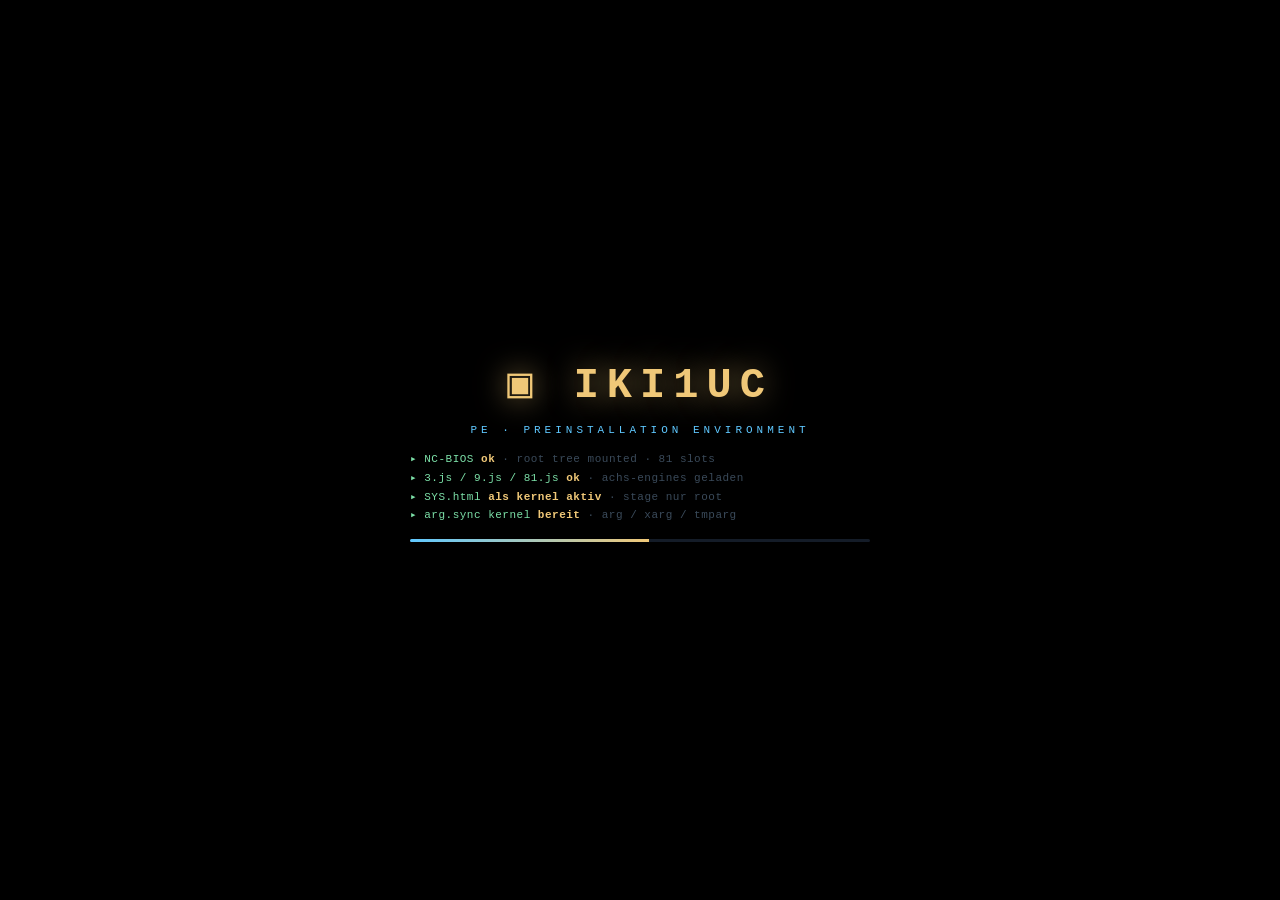
<file: index.html>
<!DOCTYPE html>
<html lang="de">
<head>
<meta charset="UTF-8">
<meta name="viewport" content="width=device-width,initial-scale=1">
<title>▣ IKI1UC · PE · arg.sync · STATION-ROUTER</title>
<style>
  *{margin:0;padding:0;box-sizing:border-box;}
  :root{
    --bg:#0a0e14; --bg2:#0e141c; --bg3:#141c28;
    --fg:#c8d8e8; --dim:#5a7288; --dim2:#3a4a5a;
    --cyan:#5fc8ff; --gold:#f0c878; --violet:#a888ff;
    --green:#7ce0a8; --pink:#ff88b0; --red:#ff5a7a;
    --orange:#ffa040;
    --line:#1a2432; --line2:#0f1620;
    --mono:'Consolas','Courier New',monospace;
  }
  html,body{height:100%;overflow:hidden;}
  body{
    background:#000;
    color:var(--fg);
    font-family:var(--mono);
    font-size:12px;
    display:flex;
    align-items:center;
    justify-content:center;
  }

  /* ═══ PE DESKTOP ═══════════════════════════ */
  #pe{
    width:100vw; height:100vh;
    background:var(--bg);
    display:flex; flex-direction:column;
    position:relative;
    overflow:hidden;
  }

  /* ── TOP: BOOT BAR ──────────────────────── */
  #topbar{
    height:26px;
    background:linear-gradient(180deg,#0e141c,#060a10);
    border-bottom:1px solid var(--line);
    display:flex; align-items:center;
    padding:0 10px;
    font-size:11px; letter-spacing:1px;
    gap:12px;
    flex-shrink:0;
  }
  #topbar .logo{
    color:var(--gold);
    font-weight:bold;
    letter-spacing:2px;
  }
  #topbar .logo b{color:var(--cyan);}
  #topbar .sep{
    width:1px; height:14px;
    background:var(--line);
  }
  #topbar .status{
    color:var(--dim);
    font-size:10px;
    display:flex; gap:14px;
    margin-left:auto;
  }
  #topbar .status b{color:var(--green);font-weight:bold;}
  #topbar .status .warn{color:var(--gold);}
  #topbar .status .err{color:var(--red);}
  #topbar #clock{color:var(--cyan);}

  /* ── MAIN: 3 SPALTEN ────────────────────── */
  #main{
    flex:1;
    display:grid;
    grid-template-columns: 220px 1fr 260px;
    overflow:hidden;
    min-height:0;
  }

  /* ── LEFT: ROOT-TREE ────────────────────── */
  #tree{
    background:var(--bg2);
    border-right:1px solid var(--line);
    overflow-y:auto;
    padding:6px 0;
    font-size:11px;
  }
  #tree::-webkit-scrollbar{width:6px;}
  #tree::-webkit-scrollbar-thumb{background:var(--line);}
  #tree::-webkit-scrollbar-track{background:transparent;}

  .tree-hdr{
    padding:6px 12px 4px;
    color:var(--dim);
    font-size:9px;
    letter-spacing:2px;
    text-transform:uppercase;
  }
  .tree-item{
    padding:4px 12px 4px 22px;
    color:var(--fg);
    cursor:pointer;
    display:flex; justify-content:space-between;
    align-items:center;
    font-size:11px;
    border-left:2px solid transparent;
    transition:.15s;
    position:relative;
  }
  .tree-item::before{
    content:'▸';
    position:absolute;
    left:8px;
    color:var(--dim2);
    font-size:9px;
  }
  .tree-item:hover{
    background:rgba(95,200,255,0.06);
    border-left-color:var(--cyan);
  }
  .tree-item.active{
    background:rgba(95,200,255,0.1);
    border-left-color:var(--cyan);
    color:var(--cyan);
  }
  .tree-item .ind{
    color:var(--dim2);
    font-size:9px;
  }
  .tree-item.on .ind{color:var(--green);}
  .tree-item.off .ind{color:var(--red);}

  /* ── CENTER: WORKSPACE ──────────────────── */
  #work{
    display:flex; flex-direction:column;
    overflow:hidden;
    background:var(--bg);
    min-height:0;
  }
  #workHdr{
    height:24px;
    background:var(--bg2);
    border-bottom:1px solid var(--line);
    display:flex; align-items:center;
    padding:0 12px;
    font-size:10px; letter-spacing:1.5px;
    color:var(--gold);
    text-transform:uppercase;
    gap:12px;
    flex-shrink:0;
  }
  #workHdr .path{
    color:var(--dim);
    font-size:10px;
    letter-spacing:0;
  }
  #workHdr .path b{color:var(--cyan);}
  #workBody{
    flex:1;
    padding:12px;
    overflow-y:auto;
    display:grid;
    grid-template-columns: 1fr 1fr;
    gap:10px;
    align-content:start;
  }
  #workBody::-webkit-scrollbar{width:8px;}
  #workBody::-webkit-scrollbar-thumb{background:var(--line);}
  #workBody::-webkit-scrollbar-track{background:var(--bg);}

  .panel{
    background:var(--bg2);
    border:1px solid var(--line);
    border-radius:4px;
    padding:10px 12px;
    min-width:0;
  }
  .panel h3{
    font-size:10px; letter-spacing:1.5px;
    color:var(--cyan);
    text-transform:uppercase;
    margin-bottom:8px;
    padding-bottom:5px;
    border-bottom:1px solid var(--line);
    display:flex; justify-content:space-between;
    align-items:center;
  }
  .panel h3 .badge{
    font-size:9px;
    color:var(--dim);
    background:var(--bg3);
    padding:1px 6px;
    border-radius:3px;
    letter-spacing:0.5px;
  }
  .panel h3 .badge.ok{color:var(--green);}
  .panel h3 .badge.warn{color:var(--gold);}
  .panel h3 .badge.err{color:var(--red);}

  /* arg.sync Panel */
  .sync-row{
    display:grid;
    grid-template-columns:60px 1fr 70px;
    gap:8px;
    align-items:center;
    padding:5px 0;
    border-bottom:1px dashed var(--line2);
    font-size:10.5px;
  }
  .sync-row:last-child{border-bottom:none;}
  .sync-row .lbl{color:var(--dim);font-size:10px;letter-spacing:1px;}
  .sync-row .bar{
    height:6px;
    background:var(--bg3);
    border-radius:3px;
    overflow:hidden;
    position:relative;
  }
  .sync-row .bar .fill{
    height:100%;
    transition:width .3s;
    border-radius:3px;
  }
  .sync-row .bar .fill.arg{background:linear-gradient(90deg,#3a5a3a,#7ce0a8);}
  .sync-row .bar .fill.xarg{background:linear-gradient(90deg,#5a4a2a,#f0c878);}
  .sync-row .bar .fill.tmparg{background:linear-gradient(90deg,#3a3a5a,#a888ff);}
  .sync-row .val{
    text-align:right;
    font-weight:bold;
    color:var(--fg);
    font-size:10.5px;
  }
  .sync-row .val.arg{color:var(--green);}
  .sync-row .val.xarg{color:var(--gold);}
  .sync-row .val.tmparg{color:var(--violet);}

  /* Stations-Grid */
  .stations{
    display:grid;
    grid-template-columns:repeat(3,1fr);
    gap:5px;
  }
  .station{
    background:var(--bg3);
    border:1px solid var(--line);
    border-radius:3px;
    padding:6px 4px;
    text-align:center;
    cursor:pointer;
    font-size:9px;
    transition:.15s;
  }
  .station:hover{
    border-color:var(--cyan);
    background:rgba(95,200,255,0.08);
  }
  .station.active{
    border-color:var(--cyan);
    background:rgba(95,200,255,0.14);
    color:var(--cyan);
  }
  .station .ic{
    font-size:15px;
    display:block;
    margin-bottom:2px;
    filter:grayscale(0.3);
  }
  .station.active .ic{filter:none;}
  .station .nm{
    color:var(--fg);
    font-weight:bold;
    letter-spacing:0.5px;
  }
  .station .sub{
    color:var(--dim2);
    font-size:8px;
  }

  /* Vector-Translation Rows */
  .vec-row{
    display:grid;
    grid-template-columns: 70px 20px 1fr 50px;
    gap:6px;
    align-items:center;
    padding:4px 0;
    border-bottom:1px dashed var(--line2);
    font-size:10px;
  }
  .vec-row:last-child{border-bottom:none;}
  .vec-row .src{
    color:var(--gold);
    font-weight:bold;
    letter-spacing:1px;
  }
  .vec-row .arr{color:var(--dim2);text-align:center;}
  .vec-row .dst{
    color:var(--green);
    font-family:var(--mono);
    font-size:10px;
    letter-spacing:0.5px;
  }
  .vec-row .val{
    color:var(--cyan);
    text-align:right;
    font-weight:bold;
  }

  /* Move-Grammar */
  .move-cell{
    display:inline-block;
    padding:2px 7px;
    margin:2px 3px 2px 0;
    background:var(--bg3);
    border:1px solid var(--line);
    border-radius:3px;
    font-size:9.5px;
    color:var(--cyan);
    cursor:pointer;
    transition:.15s;
    letter-spacing:0.5px;
  }
  .move-cell:hover{
    border-color:var(--cyan);
    background:rgba(95,200,255,0.1);
  }
  .move-cell.used{
    background:rgba(124,224,168,0.1);
    border-color:var(--green);
    color:var(--green);
  }

  /* Controls */
  .ctrl-bar{
    display:flex; flex-wrap:wrap;
    gap:4px;
    margin-top:8px;
  }
  .ctrl-bar button{
    background:var(--bg3);
    color:var(--fg);
    border:1px solid var(--line);
    padding:4px 10px;
    border-radius:3px;
    font-family:inherit;
    font-size:10px;
    letter-spacing:1px;
    cursor:pointer;
    transition:.15s;
    text-transform:uppercase;
  }
  .ctrl-bar button:hover{
    border-color:var(--cyan);
    background:rgba(95,200,255,0.1);
    color:var(--cyan);
  }
  .ctrl-bar button.pri{
    border-color:rgba(240,200,120,0.4);
    color:var(--gold);
  }
  .ctrl-bar button.pri:hover{
    background:rgba(240,200,120,0.1);
    border-color:var(--gold);
    color:#fff;
  }

  /* ── RIGHT: SYS PANEL ───────────────────── */
  #sys{
    background:var(--bg2);
    border-left:1px solid var(--line);
    overflow-y:auto;
    padding:8px 10px;
    font-size:10.5px;
  }
  #sys::-webkit-scrollbar{width:6px;}
  #sys::-webkit-scrollbar-thumb{background:var(--line);}

  .sys-blk{
    background:var(--bg3);
    border:1px solid var(--line);
    border-radius:3px;
    padding:7px 9px;
    margin-bottom:6px;
  }
  .sys-blk .h{
    font-size:9px;
    letter-spacing:1.5px;
    color:var(--dim);
    text-transform:uppercase;
    margin-bottom:5px;
    display:flex; justify-content:space-between;
  }
  .sys-row{
    display:flex; justify-content:space-between;
    padding:1.5px 0;
    font-size:10px;
  }
  .sys-row .k{color:var(--dim);}
  .sys-row .v{color:var(--fg);font-weight:bold;}
  .sys-row .v.ok{color:var(--green);}
  .sys-row .v.warn{color:var(--gold);}
  .sys-row .v.err{color:var(--red);}
  .sys-row .v.cy{color:var(--cyan);}
  .sys-row .v.vi{color:var(--violet);}

  /* ── BOTTOM: CLI ────────────────────────── */
  #cli{
    height:150px;
    background:#05080c;
    border-top:1px solid var(--line);
    display:flex; flex-direction:column;
    flex-shrink:0;
  }
  #cliHdr{
    height:20px;
    background:var(--bg2);
    border-bottom:1px solid var(--line);
    display:flex; align-items:center;
    padding:0 10px;
    font-size:9px; letter-spacing:1.5px;
    color:var(--dim);
    text-transform:uppercase;
    gap:12px;
  }
  #cliHdr .tab{
    color:var(--cyan);
    cursor:pointer;
    letter-spacing:1.5px;
  }
  #cliHdr .tab.active{
    color:var(--gold);
    border-bottom:1px solid var(--gold);
    padding-bottom:1px;
  }
  #log{
    flex:1;
    padding:6px 12px;
    overflow-y:auto;
    font-size:10.5px;
    line-height:1.5;
    color:var(--dim);
    font-family:var(--mono);
  }
  #log::-webkit-scrollbar{width:6px;}
  #log::-webkit-scrollbar-thumb{background:var(--line);}
  #log .ln{white-space:pre-wrap;word-break:break-all;}
  #log .ts{color:var(--dim2);margin-right:6px;}
  #log .ok{color:var(--green);}
  #log .warn{color:var(--gold);}
  #log .err{color:var(--red);}
  #log .info{color:var(--cyan);}
  #log .arg{color:var(--green);}
  #log .xarg{color:var(--gold);}
  #log .tmparg{color:var(--violet);}

  #cliInput{
    height:24px;
    background:var(--bg3);
    border-top:1px solid var(--line);
    display:flex; align-items:center;
    padding:0 10px;
    font-size:11px;
    flex-shrink:0;
  }
  #cliInput .prompt{color:var(--gold);margin-right:6px;font-weight:bold;}
  #cliInput input{
    flex:1;
    background:transparent;
    border:none;
    color:var(--fg);
    font-family:var(--mono);
    font-size:11px;
    outline:none;
  }
  #cliInput input::placeholder{color:var(--dim2);}

  /* ═══ BOOT OVERLAY ═══════════════════════ */
  #boot{
    position:fixed; inset:0;
    background:#000;
    display:flex; flex-direction:column;
    align-items:center; justify-content:center;
    gap:14px;
    z-index:9999;
    font-size:12px;
    color:var(--green);
    letter-spacing:2px;
    transition:opacity .6s;
  }
  #boot.done{opacity:0;pointer-events:none;}
  #boot .logo{
    font-size:42px;
    color:var(--gold);
    letter-spacing:8px;
    font-weight:bold;
    text-shadow:0 0 30px rgba(240,200,120,0.6);
  }
  #boot .sub{
    color:var(--cyan);
    font-size:11px;
    letter-spacing:4px;
  }
  #boot .lines{
    width:460px; max-width:80%;
    font-size:11px;
    line-height:1.7;
    text-align:left;
    color:var(--green);
    letter-spacing:0.5px;
  }
  #boot .lines b{color:var(--gold);}
  #boot .lines .dim{color:var(--dim2);}
  #boot .progress{
    width:460px; max-width:80%;
    height:3px;
    background:var(--bg3);
    border-radius:2px;
    overflow:hidden;
  }
  #boot .progress .bar{
    height:100%; width:0%;
    background:linear-gradient(90deg,var(--cyan),var(--gold));
    transition:width .3s;
  }
  #boot .cursor{
    display:inline-block;
    width:10px;
    animation:blink .8s infinite;
  }
  @keyframes blink{0%,50%{opacity:1;}51%,100%{opacity:0;}}

  /* ═══ RESPONSIVE ═════════════════════════ */
  @media(max-width:1100px){
    #main{grid-template-columns: 190px 1fr 220px;}
  }
  @media(max-width:820px){
    #main{grid-template-columns: 1fr;}
    #tree, #sys{display:none;}
  }
</style>
</head>
<body>

<!-- ═══ BOOT OVERLAY ═══ -->
<div id="boot">
  <div class="logo">▣ IKI1UC</div>
  <div class="sub">PE · PREINSTALLATION ENVIRONMENT</div>
  <div class="lines" id="bootLines">
    <div>▸ NC-BIOS <b>ok</b> <span class="dim">· root tree mounted</span></div>
    <div>▸ 3.js / 9.js / 81.js <b>ok</b> <span class="dim">· achs-engines</span></div>
    <div>▸ arg.sync kernel <b>lade...</b> <span class="dim">· arg / xarg / tmparg</span></div>
  </div>
  <div class="progress"><div class="bar" id="bootBar"></div></div>
</div>

<!-- ═══ PE DESKTOP ═══ -->
<div id="pe">

  <!-- TOP BAR -->
  <div id="topbar">
    <span class="logo">▣ IKI1UC<b>::PE</b></span>
    <span class="sep"></span>
    <span style="color:var(--dim);">root-tree &gt; sys.html</span>
    <div class="status">
      <span>ROOT <b id="sRoot">0</b></span>
      <span>MODE <b class="warn" id="sMode">IDLE</b></span>
      <span>ARG.SYNC <b id="sSync">0%</b></span>
      <span>FL76 <b id="sFl">76</b></span>
      <span id="clock">--:--:--</span>
    </div>
  </div>

  <!-- MAIN -->
  <div id="main">

    <!-- LEFT: ROOT-TREE -->
    <div id="tree">
      <div class="tree-hdr">▸ Root-Baum</div>
      <div class="tree-item active" data-st="root"><span>◈ ROOT</span><span class="ind on">●</span></div>
      <div class="tree-item" data-st="sys"><span>⚙ SYS.html</span><span class="ind on">●</span></div>
      <div class="tree-item" data-st="stage"><span>▤ stage.html</span><span class="ind warn" style="color:var(--gold)">●</span></div>

      <div class="tree-hdr">▸ Stationen</div>
      <div class="tree-item" data-st="BOERSE"><span>📈 BOERSE</span><span class="ind on">●</span></div>
      <div class="tree-item" data-st="DOM"><span>🏛 DOM</span><span class="ind on">●</span></div>
      <div class="tree-item" data-st="EOS"><span>🌌 EOS</span><span class="ind on">●</span></div>
      <div class="tree-item" data-st="EVO"><span>🔮 EVO</span><span class="ind on">●</span></div>
      <div class="tree-item" data-st="MARKT"><span>🏪 MARKT</span><span class="ind on">●</span></div>
      <div class="tree-item" data-st="INDUSTRY"><span>🏭 INDUSTRY</span><span class="ind on">●</span></div>
      <div class="tree-item" data-st="RESPO"><span>🌀 RESPO</span><span class="ind on">●</span></div>
      <div class="tree-item" data-st="TOOL48"><span>🛠 TOOL48</span><span class="ind on">●</span></div>
      <div class="tree-item" data-st="FUNKTION"><span>⚙ FUNKTION</span><span class="ind on">●</span></div>
      <div class="tree-item" data-st="ORBIT"><span>👁 ORBIT-8</span><span class="ind on">●</span></div>

      <div class="tree-hdr">▸ Achsen</div>
      <div class="tree-item" data-st="b"><span>📐 b · Breite</span><span class="ind on">●</span></div>
      <div class="tree-item" data-st="h"><span>↗ h · Hoch</span><span class="ind on">●</span></div>
      <div class="tree-item" data-st="t"><span>↕ t · Tiefe</span><span class="ind on">●</span></div>

      <div class="tree-hdr">▸ RAW</div>
      <div class="tree-item" data-st="RAW"><span>◆ d.hdf.rom</span><span class="ind on">●</span></div>
      <div class="tree-item" data-st="RAW"><span>◆ e.hdf.rom</span><span class="ind on">●</span></div>
      <div class="tree-item" data-st="RAW"><span>◆ i.hdf.rom</span><span class="ind on">●</span></div>
      <div class="tree-item" data-st="RAW"><span>◆ n.hdf.rom</span><span class="ind on">●</span></div>
      <div class="tree-item" data-st="RAW"><span>◆ o.hdf.rom</span><span class="ind on">●</span></div>
      <div class="tree-item" data-st="RAW"><span>◆ r.hdf.rom</span><span class="ind on">●</span></div>
      <div class="tree-item" data-st="RAW"><span>◆ s.hdf.rom</span><span class="ind on">●</span></div>
      <div class="tree-item" data-st="RAW"><span>◆ u.hdf.rom</span><span class="ind on">●</span></div>
      <div class="tree-item" data-st="RAW"><span>◆ w.hdf.rom</span><span class="ind on">●</span></div>

      <div class="tree-hdr">▸ Links</div>
      <div class="tree-item" data-st="mind"><span>🧠 mind.html</span><span class="ind" style="color:var(--cyan)">↗</span></div>
      <div class="tree-item" data-st="stage9"><span>▶ Läufer</span><span class="ind" style="color:var(--violet)">↗</span></div>
    </div>

    <!-- CENTER: WORKSPACE -->
    <div id="work">
      <div id="workHdr">
        <span id="workTitle">▣ arg.sync · KERNEL</span>
        <span class="path">/root/<b id="workPath">sys</b></span>
      </div>
      <div id="workBody">

        <!-- arg.sync Panel -->
        <div class="panel">
          <h3>arg · xarg · tmparg <span class="badge ok" id="argBadge">synced</span></h3>
          <div id="syncRows"></div>
          <div class="ctrl-bar">
            <button class="pri" id="btnSync">⟳ arg.sync</button>
            <button id="btnAuto" class="pri">▶ auto</button>
            <button id="btnReset">⟲ reset</button>
          </div>
        </div>

        <!-- Stations Grid -->
        <div class="panel">
          <h3>Stationen <span class="badge" id="statBadge">12 aktiv</span></h3>
          <div class="stations" id="stations"></div>
        </div>

        <!-- Vector Translation -->
        <div class="panel">
          <h3>Vector · Translation <span class="badge" id="vecBadge">live</span></h3>
          <div id="vecRows"></div>
        </div>

        <!-- Chess-Move Grammar -->
        <div class="panel">
          <h3>Move-Grammatik <span class="badge" id="moveBadge">schach ohne schach</span></h3>
          <div id="moves" style="margin-bottom:8px;"></div>
          <div style="font-size:9.5px;color:var(--dim);line-height:1.5;">
            Bewegungen ohne Figuren · Grammatik ohne Partie ·
            Markt, Industry, Wetter, Soccer teilen denselben Move-Raum.
          </div>
          <div class="ctrl-bar">
            <button id="btnMove">▶ move</button>
            <button id="btnSeq">⇉ seq</button>
          </div>
        </div>

        <!-- RAW-Bridge -->
        <div class="panel" style="grid-column:1 / -1;">
          <h3>RAW · Bridge <span class="badge" id="rawBadge">8 rom-quellen</span></h3>
          <div style="display:grid;grid-template-columns:repeat(4,1fr);gap:4px;font-size:10px;">
            <div class="sys-row"><span class="k">d.hdf</span><span class="v cy" id="rawD">—</span></div>
            <div class="sys-row"><span class="k">e.hdf</span><span class="v cy" id="rawE">—</span></div>
            <div class="sys-row"><span class="k">i.hdf</span><span class="v cy" id="rawI">—</span></div>
            <div class="sys-row"><span class="k">n.hdf</span><span class="v cy" id="rawN">—</span></div>
            <div class="sys-row"><span class="k">o.hdf</span><span class="v cy" id="rawO">—</span></div>
            <div class="sys-row"><span class="k">r.hdf</span><span class="v cy" id="rawR">—</span></div>
            <div class="sys-row"><span class="k">s.hdf</span><span class="v cy" id="rawS">—</span></div>
            <div class="sys-row"><span class="k">u.hdf</span><span class="v cy" id="rawU">—</span></div>
          </div>
        </div>

      </div>
    </div>

    <!-- RIGHT: SYS PANEL -->
    <div id="sys">
      <div class="sys-blk">
        <div class="h"><span>SYS · KERNEL</span><span style="color:var(--green)">● on</span></div>
        <div class="sys-row"><span class="k">mode</span><span class="v cy" id="sysMode">NC.mode</span></div>
        <div class="sys-row"><span class="k">axis</span><span class="v vi" id="sysAxis">tmp.a</span></div>
        <div class="sys-row"><span class="k">loop</span><span class="v">1.loop</span></div>
        <div class="sys-row"><span class="k">zone</span><span class="v">c.zone</span></div>
      </div>

      <div class="sys-blk">
        <div class="h"><span>ROOT</span><span style="color:var(--gold)">★</span></div>
        <div class="sys-row"><span class="k">tiefe</span><span class="v ok" id="sysRoot">stabil</span></div>
        <div class="sys-row"><span class="k">kraft</span><span class="v cy" id="sysKraft">0</span></div>
        <div class="sys-row"><span class="k">stage</span><span class="v warn">root-only</span></div>
      </div>

      <div class="sys-blk">
        <div class="h"><span>LIVE WERTE</span></div>
        <div class="sys-row"><span class="k">score</span><span class="v cy" id="sysScore">0.00</span></div>
        <div class="sys-row"><span class="k">masse</span><span class="v vi" id="sysMasse">0</span></div>
        <div class="sys-row"><span class="k">kraft</span><span class="v vi" id="sysKraft2">0</span></div>
        <div class="sys-row"><span class="k">waage</span><span class="v ok" id="sysWaage">0.50</span></div>
        <div class="sys-row"><span class="k">energie</span><span class="v ok" id="sysEner">0</span></div>
        <div class="sys-row"><span class="k">entropie</span><span class="v warn" id="sysEnt">0.00</span></div>
      </div>

      <div class="sys-blk">
        <div class="h"><span>WETTER · SOCCER</span></div>
        <div class="sys-row"><span class="k">wetter</span><span class="v cy" id="sysWetter">klar</span></div>
        <div class="sys-row"><span class="k">wind</span><span class="v" id="sysWind">0 km/h</span></div>
        <div class="sys-row"><span class="k">soccer</span><span class="v warn" id="sysSoccer">0:0</span></div>
      </div>

      <div class="sys-blk">
        <div class="h"><span>FL76 · TICK</span></div>
        <div class="sys-row"><span class="k">raw</span><span class="v" id="sysFlRaw">76 ms</span></div>
        <div class="sys-row"><span class="k">smooth</span><span class="v ok" id="sysFlSm">76 ms</span></div>
        <div class="sys-row"><span class="k">fenster</span><span class="v ok" id="sysFlWin">kaiser</span></div>
      </div>

      <div class="sys-blk">
        <div class="h"><span>TASTEN</span></div>
        <div class="sys-row"><span class="k">R</span><span class="v">root-mode</span></div>
        <div class="sys-row"><span class="k">U</span><span class="v">user-mode</span></div>
        <div class="sys-row"><span class="k">Y</span><span class="v">sync</span></div>
        <div class="sys-row"><span class="k">Space</span><span class="v">move</span></div>
      </div>
    </div>

  </div>

  <!-- BOTTOM: CLI -->
  <div id="cli">
    <div id="cliHdr">
      <span class="tab active" data-tab="sync">ARG.SYNC</span>
      <span class="tab" data-tab="sys">SYS</span>
      <span class="tab" data-tab="move">MOVE</span>
      <span class="tab" data-tab="raw">RAW</span>
      <span style="margin-left:auto;color:var(--dim2);font-size:9px;">log · 100 zeilen</span>
    </div>
    <div id="log"></div>
    <div id="cliInput">
      <span class="prompt">root&gt;</span>
      <input id="cmdInput" placeholder="befehl: sync · move · status · help" autocomplete="off">
    </div>
  </div>

</div>

<script>
"use strict";
// ═══════════════════════════════════════════════════════════════════
// ▣ IKI1UC · PE · arg.sync · STATION-ROUTER
// Abgespeckt aber funktional. Windows-PE-artig. Root-basiert.
// ═══════════════════════════════════════════════════════════════════

// ─── STATIONEN (vom Root-Baum abgeleitet) ─────────────────────
const STATIONS = [
  { id:'BOERSE',   ic:'📈', name:'BOERSE',   sub:'Börse',    vec:'MOMENTUM',   w:0.14 },
  { id:'DOM',      ic:'🏛', name:'DOM',      sub:'Struktur', vec:'AXIS',       w:0.10 },
  { id:'EOS',      ic:'🌌', name:'EOS',      sub:'Orbit',    vec:'ROTATION',   w:0.08 },
  { id:'EVO',      ic:'🔮', name:'EVO',      sub:'Axiom',    vec:'GROWTH',     w:0.12 },
  { id:'MARKT',    ic:'🏪', name:'MARKT',    sub:'Markt',    vec:'PRICE',      w:0.15 },
  { id:'INDUSTRY', ic:'🏭', name:'INDUSTRY', sub:'Industry', vec:'PRODUCTION', w:0.11 },
  { id:'RESPO',    ic:'🌀', name:'RESPO',    sub:'Service',  vec:'SERVICE',    w:0.09 },
  { id:'TOOL48',   ic:'🛠', name:'TOOL48',   sub:'Tools',    vec:'WORKFLOW',   w:0.06 },
  { id:'FUNKTION', ic:'⚙', name:'FUNKTION', sub:'Function', vec:'CALL',       w:0.05 },
  { id:'ORBIT',    ic:'👁', name:'ORBIT-8',  sub:'Orbit 8',  vec:'LAYER',      w:0.04 },
  { id:'b',        ic:'📐', name:'b',        sub:'Breite',   vec:'WIDTH',      w:0.03 },
  { id:'h',        ic:'↗',  name:'h',        sub:'Hoch',     vec:'HEIGHT',     w:0.02 },
  { id:'t',        ic:'↕',  name:'t',        sub:'Tiefe',    vec:'DEPTH',      w:0.01 },
];

// ─── MOVE-GRAMMATIK (Schach ohne Schach) ─────────────────────
// Bewegungen, keine Figuren. Regeln, keine Partien.
const MOVES = [
  { id:'L',  name:'LIN',   verb:'linear',   axiom:'gerade',    weight:1.0 },
  { id:'D',  name:'DIA',   verb:'diagonal', axiom:'schräg',    weight:1.2 },
  { id:'K',  name:'KRZ',   verb:'kreuz',    axiom:'ortho',     weight:0.9 },
  { id:'S',  name:'SPR',   verb:'spring',   axiom:'rider',     weight:1.5 },
  { id:'R',  name:'ROT',   verb:'rotate',   axiom:'kreisel',   weight:1.1 },
  { id:'O',  name:'ORB',   verb:'orbit',    axiom:'kreisen',   weight:1.4 },
  { id:'W',  name:'WAV',   verb:'wave',     axiom:'welle',     weight:1.3 },
  { id:'B',  name:'BRK',   verb:'break',    axiom:'bruch',     weight:0.7 },
  { id:'C',  name:'CAS',   verb:'cast',     axiom:'guss',      weight:1.0 },
  { id:'F',  name:'FUS',   verb:'fusion',   axiom:'verband',   weight:1.6 },
];

// ─── VECTOR-TRANSLATION (Markt/Industry/Wetter/Soccer → Vektor) ─
const VEC_MAP = [
  { src:'MARKT',     arr:'→', dst:'[px, vol, mom]',   fn:()=>[rand(80,120), rand(10,90), rand(-5,5)] },
  { src:'INDUSTRY',  arr:'→', dst:'[rate, load, temp]', fn:()=>[rand(40,100), rand(0,80), rand(20,90)] },
  { src:'BOERSE',    arr:'→', dst:'[idx, delta, bid]', fn:()=>[rand(1000,9000), rand(-50,50), rand(1,99)] },
  { src:'WETTER',    arr:'→', dst:'[wind, rain, tmp]', fn:()=>[rand(0,40), rand(0,100), rand(-10,35)] },
  { src:'SOCCER',    arr:'→', dst:'[x, y, dz]',       fn:()=>[rand(-50,50), rand(-30,30), rand(0,10)] },
  { src:'RAW',       arr:'→', dst:'[a, d, e, i]',     fn:()=>[rand(0,9), rand(0,9), rand(0,9), rand(0,9)] },
  { src:'ORBIT',     arr:'→', dst:'[θ, r, ω]',        fn:()=>[rand(0,360), rand(10,90), rand(0,10)] },
  { src:'RESPO',     arr:'→', dst:'[svc, hit, q]',    fn:()=>[rand(0,81), rand(0,90), rand(0,100)] },
];

// ─── STATE ────────────────────────────────────────────────────
const S = {
  tick: 0,
  activeStation: 'root',
  arg: 0.5, xarg: 0.3, tmparg: 0.2,
  auto: false,
  autoTimer: null,
  lastAuto: 0,
  rate: 4,
  // System-Werte
  score: 0.42, masse: 128, kraft: 27, waage: 0.5, energie: 64, entropie: 0.42,
  // Wetter/Soccer
  wetter: 'klar', wind: 12, soccer: '0:0',
  // Moves
  moveHistory: [],
  usedMoves: new Set(),
  // FL76
  flRaw: 76, flSmooth: 76, lastFrameT: 0,
  // raw hdf
  rawVals: {},
};

// ─── UTILS ────────────────────────────────────────────────────
function rand(min, max) { return Math.floor(Math.random() * (max - min + 1)) + min; }
function choice(arr) { return arr[Math.floor(Math.random() * arr.length)]; }

// ═════════════════════════════════════════════════════════════
// LOG
// ═════════════════════════════════════════════════════════════
const logEl = document.getElementById('log');
function log(msg, cls = '') {
  const t = new Date().toLocaleTimeString('de-DE');
  const div = document.createElement('div');
  div.className = 'ln';
  div.innerHTML = `<span class="ts">[${t}]</span><span class="${cls}">${msg}</span>`;
  logEl.appendChild(div);
  logEl.scrollTop = logEl.scrollHeight;
  while (logEl.children.length > 100) logEl.removeChild(logEl.firstChild);
}

// ═════════════════════════════════════════════════════════════
// ARG.SYNC KERNEL
// ═════════════════════════════════════════════════════════════
function argSync() {
  // Basis: aus Aktivität der Stationen ableiten
  const totals = STATIONS.reduce((acc, s) => {
    acc.arg += s.w * 0.6;
    acc.xarg += s.w * 0.3;
    acc.tmparg += s.w * 0.1;
    return acc;
  }, { arg:0, xarg:0, tmparg:0 });

  // Normalisieren + zufällige Dynamik
  const sum = totals.arg + totals.xarg + totals.tmparg;
  S.arg    = clamp01(totals.arg / sum + (Math.random() - 0.5) * 0.08);
  S.xarg   = clamp01(totals.xarg / sum + (Math.random() - 0.5) * 0.08);
  S.tmparg = clamp01(totals.tmparg / sum + (Math.random() - 0.5) * 0.08);

  // Re-Normalisieren
  const s2 = S.arg + S.xarg + S.tmparg;
  S.arg    = S.arg / s2;
  S.xarg   = S.xarg / s2;
  S.tmparg = S.tmparg / s2;

  // Score-Ableitung
  S.score = (S.arg * 0.5 + S.xarg * 0.3 + S.tmparg * 0.2);
  S.masse = Math.round(81 + S.arg * 200);
  S.kraft = Math.round(S.xarg * 100 + S.arg * 50);
  S.waage = clamp01(S.arg / (S.arg + S.xarg + 0.001));
  S.energie = Math.round(S.masse * 0.5);
  S.entropie = clamp01(1 - S.arg);

  // Wetter + Soccer ableiten
  const wetterStates = ['klar','bewölkt','regen','sturm','nebel'];
  S.wetter = wetterStates[Math.floor(S.xarg * wetterStates.length) % wetterStates.length];
  S.wind = Math.round(S.tmparg * 60 + rand(0,10));
  S.soccer = `${Math.floor(S.arg*5)}:${Math.floor(S.xarg*5)}`;

  // RAW-Werte pro hdf
  ['d','e','i','n','o','r','s','u','w'].forEach(k => {
    S.rawVals[k] = rand(0, 255);
  });

  // UI updaten
  renderSyncRows();
  renderVecRows();
  renderSysPanel();
  updateTopbar();

  log(`⟳ arg.sync · arg=${(S.arg*100).toFixed(1)}% · xarg=${(S.xarg*100).toFixed(1)}% · tmparg=${(S.tmparg*100).toFixed(1)}%`, 'arg');
}

function clamp01(x) { return Math.max(0, Math.min(1, x)); }

// ═════════════════════════════════════════════════════════════
// RENDER: ARG.SYNC ROWS
// ═════════════════════════════════════════════════════════════
function renderSyncRows() {
  const el = document.getElementById('syncRows');
  const rows = [
    { k:'arg',    v:S.arg,    cls:'arg' },
    { k:'xarg',   v:S.xarg,   cls:'xarg' },
    { k:'tmparg', v:S.tmparg, cls:'tmparg' },
  ];
  el.innerHTML = rows.map(r => `
    <div class="sync-row">
      <span class="lbl">${r.k}</span>
      <div class="bar"><div class="fill ${r.cls}" style="width:${(r.v*100).toFixed(1)}%"></div></div>
      <span class="val ${r.cls}">${(r.v*100).toFixed(1)}%</span>
    </div>
  `).join('');

  document.getElementById('argBadge').textContent =
    S.arg > 0.4 ? 'synced' : (S.arg > 0.2 ? 'partial' : 'idle');
  document.getElementById('argBadge').className =
    'badge ' + (S.arg > 0.4 ? 'ok' : S.arg > 0.2 ? 'warn' : 'err');
}

// ═════════════════════════════════════════════════════════════
// RENDER: VECTOR TRANSLATION
// ═════════════════════════════════════════════════════════════
function renderVecRows() {
  const el = document.getElementById('vecRows');
  el.innerHTML = VEC_MAP.map(v => {
    const val = v.fn();
    const valStr = '[' + val.join(', ') + ']';
    return `
      <div class="vec-row">
        <span class="src">${v.src}</span>
        <span class="arr">${v.arr}</span>
        <span class="dst">${v.dst}</span>
        <span class="val">${valStr}</span>
      </div>
    `;
  }).join('');
}

// ═════════════════════════════════════════════════════════════
// RENDER: STATIONS
// ═════════════════════════════════════════════════════════════
function renderStations() {
  const el = document.getElementById('stations');
  el.innerHTML = STATIONS.map(s => `
    <div class="station ${S.activeStation === s.id ? 'active' : ''}" data-st="${s.id}">
      <span class="ic">${s.ic}</span>
      <span class="nm">${s.name}</span>
      <span class="sub">${s.sub}</span>
    </div>
  `).join('');

  el.querySelectorAll('.station').forEach(st => {
    st.addEventListener('click', () => selectStation(st.dataset.st));
  });
}

function selectStation(id) {
  S.activeStation = id;
  document.getElementById('workPath').textContent = id;
  document.querySelectorAll('.station').forEach(s => {
    s.classList.toggle('active', s.dataset.st === id);
  });
  document.querySelectorAll('#tree .tree-item').forEach(t => {
    t.classList.toggle('active', t.dataset.st === id);
  });
  const st = STATIONS.find(x => x.id === id);
  if (st) {
    log(`▸ Station ${st.name} · Vektor ${st.vec} · Gewicht ${st.w}`, 'info');
  }
  renderStations();
}

// ═════════════════════════════════════════════════════════════
// RENDER: MOVES
// ═════════════════════════════════════════════════════════════
function renderMoves() {
  const el = document.getElementById('moves');
  el.innerHTML = MOVES.map(m => `
    <span class="move-cell ${S.usedMoves.has(m.id) ? 'used' : ''}" data-mv="${m.id}" title="${m.verb} · axiom: ${m.axiom}">
      ${m.id} · ${m.name}
    </span>
  `).join('');

  el.querySelectorAll('.move-cell').forEach(c => {
    c.addEventListener('click', () => useMove(c.dataset.mv));
  });

  document.getElementById('moveBadge').textContent = `${S.usedMoves.size}/${MOVES.length} · ${S.moveHistory.length} moves`;
}

function useMove(id) {
  const m = MOVES.find(x => x.id === id);
  if (!m) return;
  S.usedMoves.add(id);
  S.moveHistory.push({ id, name: m.name, t: S.tick });
  // Kleiner Impact auf arg.sync
  S.arg = clamp01(S.arg + m.weight * 0.02);
  S.xarg = clamp01(S.xarg + m.weight * 0.015);
  log(`♟ MOVE ${m.name} (${m.verb}) · axiom=${m.axiom} · w=${m.weight}`, 'info');
  renderMoves();
  renderSyncRows();
}

function sequenceMoves() {
  // 5 Moves in Folge
  for (let i = 0; i < 5; i++) {
    const m = choice(MOVES);
    setTimeout(() => useMove(m.id), i * 120);
  }
}

// ═════════════════════════════════════════════════════════════
// RENDER: SYS PANEL
// ═════════════════════════════════════════════════════════════
function renderSysPanel() {
  document.getElementById('sysScore').textContent = S.score.toFixed(3);
  document.getElementById('sysMasse').textContent = S.masse;
  document.getElementById('sysKraft').textContent = S.kraft;
  document.getElementById('sysKraft2').textContent = S.kraft;
  document.getElementById('sysWaage').textContent = S.waage.toFixed(2);
  document.getElementById('sysEner').textContent = S.energie;
  document.getElementById('sysEnt').textContent = S.entropie.toFixed(3);
  document.getElementById('sysWetter').textContent = S.wetter;
  document.getElementById('sysWind').textContent = S.wind + ' km/h';
  document.getElementById('sysSoccer').textContent = S.soccer;

  document.getElementById('rawD').textContent = S.rawVals.d;
  document.getElementById('rawE').textContent = S.rawVals.e;
  document.getElementById('rawI').textContent = S.rawVals.i;
  document.getElementById('rawN').textContent = S.rawVals.n;
  document.getElementById('rawO').textContent = S.rawVals.o;
  document.getElementById('rawR').textContent = S.rawVals.r;
  document.getElementById('rawS').textContent = S.rawVals.s;
  document.getElementById('rawU').textContent = S.rawVals.u;
}

// ═════════════════════════════════════════════════════════════
// TOPBAR UPDATE
// ═════════════════════════════════════════════════════════════
function updateTopbar() {
  document.getElementById('sRoot').textContent = Math.round(S.arg * 100);
  document.getElementById('sMode').textContent = S.auto ? 'AUTO' : (S.activeStation.toUpperCase());
  document.getElementById('sSync').textContent = Math.round((S.arg*0.5 + S.xarg*0.3 + S.tmparg*0.2) * 100) + '%';
}

// ═════════════════════════════════════════════════════════════
// AUTO MODE
// ═════════════════════════════════════════════════════════════
function toggleAuto() {
  S.auto = !S.auto;
  if (S.auto) {
    document.getElementById('btnAuto').textContent = '⏸ stop';
    S.autoTimer = setInterval(() => {
      // Zufällige Aktion
      const r = Math.random();
      if (r < 0.4) argSync();
      else if (r < 0.7) useMove(choice(MOVES).id);
      else selectStation(choice(STATIONS).id);
    }, 900);
    log('▶ AUTO gestartet · arg.sync läuft', 'ok');
  } else {
    document.getElementById('btnAuto').textContent = '▶ auto';
    if (S.autoTimer) { clearInterval(S.autoTimer); S.autoTimer = null; }
    log('⏸ AUTO gestoppt', 'warn');
  }
}

// ═════════════════════════════════════════════════════════════
// RESET
// ═════════════════════════════════════════════════════════════
function reset() {
  S.usedMoves.clear();
  S.moveHistory = [];
  S.arg = 0.5; S.xarg = 0.3; S.tmparg = 0.2;
  renderMoves();
  argSync();
  log('⟲ RESET · zurück zu Basis-Werten', 'warn');
}

// ═════════════════════════════════════════════════════════════
// CLOCK
// ═════════════════════════════════════════════════════════════
function updateClock() {
  document.getElementById('clock').textContent = new Date().toLocaleTimeString('de-DE');
}
setInterval(updateClock, 1000);

// ═════════════════════════════════════════════════════════════
// FL76
// ═════════════════════════════════════════════════════════════
function tickFl(now) {
  if (S.lastFrameT > 0) {
    S.flRaw = now - S.lastFrameT;
    S.flSmooth = S.flSmooth * 0.88 + S.flRaw * 0.12;
  }
  S.lastFrameT = now;
  const fl = Math.round(S.flSmooth);
  document.getElementById('sFl').textContent = fl;
  document.getElementById('sysFlRaw').textContent = Math.round(S.flRaw) + ' ms';
  document.getElementById('sysFlSm').textContent = fl + ' ms';
  const win = fl >= 60 && fl <= 90 ? 'kaiser' : (fl < 40 || fl > 120 ? 'outside' : 'edge');
  document.getElementById('sysFlWin').textContent = win;
  document.getElementById('sysFlWin').className = 'v ' + (win === 'kaiser' ? 'ok' : win === 'edge' ? 'warn' : 'err');
  requestAnimationFrame(tickFl);
}

// ═════════════════════════════════════════════════════════════
// LOOP
// ═════════════════════════════════════════════════════════════
function loop() {
  S.tick++;
  if (S.tick % 30 === 0) updateClock();
  requestAnimationFrame(loop);
}

// ═════════════════════════════════════════════════════════════
// CLI
// ═════════════════════════════════════════════════════════════
function handleCmd(cmd) {
  const c = cmd.trim().toLowerCase();
  if (!c) return;
  log(`root> ${cmd}`, 'info');
  if (c === 'help') {
    log('befehle: sync · move · seq · status · wetter · soccer · reset · auto · raw · stations', 'ok');
  } else if (c === 'sync') argSync();
  else if (c === 'move') useMove(choice(MOVES).id);
  else if (c === 'seq') sequenceMoves();
  else if (c === 'status') {
    log(`status · arg=${(S.arg*100).toFixed(1)}% · xarg=${(S.xarg*100).toFixed(1)}% · tmparg=${(S.tmparg*100).toFixed(1)}% · moves=${S.moveHistory.length}`, 'ok');
  }
  else if (c === 'wetter') log(`wetter: ${S.wetter} · wind ${S.wind} km/h`, 'ok');
  else if (c === 'soccer') log(`soccer: ${S.soccer}`, 'ok');
  else if (c === 'reset') reset();
  else if (c === 'auto') toggleAuto();
  else if (c === 'raw') log(`raw: d=${S.rawVals.d} e=${S.rawVals.e} i=${S.rawVals.i} n=${S.rawVals.n} o=${S.rawVals.o} r=${S.rawVals.r} s=${S.rawVals.s} u=${S.rawVals.u}`, 'ok');
  else if (c === 'stations') log(`aktiv: ${S.activeStation} · ${STATIONS.length} stationen geladen`, 'ok');
  else log(`unbekannt: ${c} · tippe "help"`, 'err');
}

document.getElementById('cmdInput').addEventListener('keydown', (e) => {
  if (e.key === 'Enter') {
    handleCmd(e.target.value);
    e.target.value = '';
  }
});

// ─── CLI TABS (nur Kosmetik + Filter) ───────────────────────
document.querySelectorAll('#cliHdr .tab').forEach(t => {
  t.addEventListener('click', () => {
    document.querySelectorAll('#cliHdr .tab').forEach(x => x.classList.remove('active'));
    t.classList.add('active');
    log(`▸ Log-Tab: ${t.dataset.tab.toUpperCase()}`, 'info');
  });
});

// ═════════════════════════════════════════════════════════════
// TREE
// ═════════════════════════════════════════════════════════════
document.querySelectorAll('#tree .tree-item').forEach(t => {
  t.addEventListener('click', () => {
    const st = t.dataset.st;
    if (st === 'mind') { log('↗ öffne mind.html', 'info'); window.open('mind.html', '_blank'); return; }
    if (st === 'stage9') { log('↗ öffne Läufer / UNI', 'info'); return; }
    if (st === 'root') { log('◈ ROOT ausgewählt', 'ok'); selectStation('root'); return; }
    if (st === 'sys') { log('⚙ SYS.html als Kernel aktiv', 'ok'); return; }
    if (st === 'stage') { log('▤ stage.html · nur root nutzt stage', 'warn'); return; }
    if (st === 'RAW') { log('◆ RAW-Bridge gelesen', 'info'); return; }
    selectStation(st);
  });
});

// ═════════════════════════════════════════════════════════════
// BUTTONS
// ═════════════════════════════════════════════════════════════
document.getElementById('btnSync').addEventListener('click', argSync);
document.getElementById('btnAuto').addEventListener('click', toggleAuto);
document.getElementById('btnReset').addEventListener('click', reset);
document.getElementById('btnMove').addEventListener('click', () => useMove(choice(MOVES).id));
document.getElementById('btnSeq').addEventListener('click', sequenceMoves);

// ═════════════════════════════════════════════════════════════
// KEYBOARD
// ═════════════════════════════════════════════════════════════
document.addEventListener('keydown', (e) => {
  if (e.target.tagName === 'INPUT') return;
  if (e.key === 'r' || e.key === 'R') { log('◈ ROOT-Modus aktiviert', 'ok'); selectStation('root'); }
  if (e.key === 'u' || e.key === 'U') { log('👤 USER-Modus', 'warn'); argSync(); }
  if (e.key === 'y' || e.key === 'Y') argSync();
  if (e.key === ' ') { e.preventDefault(); useMove(choice(MOVES).id); }
  if (e.key === 'a' || e.key === 'A') toggleAuto();
  if (e.key === '?') handleCmd('help');
});

// ═════════════════════════════════════════════════════════════
// BOOT SEQUENZ
// ═════════════════════════════════════════════════════════════
const BOOT_LINES = [
  ['▸ NC-BIOS <b>ok</b> <span class="dim">· root tree mounted · 81 slots</span>', 300],
  ['▸ 3.js / 9.js / 81.js <b>ok</b> <span class="dim">· achs-engines geladen</span>', 350],
  ['▸ SYS.html <b>als kernel aktiv</b> <span class="dim">· stage nur root</span>', 300],
  ['▸ arg.sync kernel <b>bereit</b> <span class="dim">· arg / xarg / tmparg</span>', 350],
  ['▸ stationen <b>13 ok</b> <span class="dim">· Börse · Markt · Industry · RAW</span>', 300],
  ['▸ vector-translation <b>online</b> <span class="dim">· 8 quelchannels</span>', 350],
  ['▸ move-grammatik <b>aktiv</b> <span class="dim">· schach ohne schach</span>', 300],
  ['▸ FL76 <b>76 ms</b> <span class="dim">· kaiser-fenster</span>', 250],
];

function bootSequence() {
  const linesEl = document.getElementById('bootLines');
  const barEl = document.getElementById('bootBar');
  linesEl.innerHTML = '';
  let i = 0;
  let totalTime = 0;

  const totalDuration = BOOT_LINES.reduce((a, b) => a + b[1], 0);

  function next() {
    if (i >= BOOT_LINES.length) {
      barEl.style.width = '100%';
      setTimeout(() => {
        document.getElementById('boot').classList.add('done');
      }, 400);
      return;
    }
    const [txt, delay] = BOOT_LINES[i];
    const div = document.createElement('div');
    div.innerHTML = txt;
    linesEl.appendChild(div);
    totalTime += delay;
    barEl.style.width = ((totalTime / totalDuration) * 100).toFixed(1) + '%';
    i++;
    setTimeout(next, delay);
  }
  next();
}

// ═════════════════════════════════════════════════════════════
// INIT
// ═════════════════════════════════════════════════════════════
function init() {
  bootSequence();

  renderStations();
  renderMoves();
  argSync();  // initiale Werte
  updateClock();

  // Startlogs
  log('▣ IKI1UC · PE geladen', 'ok');
  log('root-tree > sys.html · arg.sync kernel aktiv', 'info');
  log('13 stationen · 10 moves · 8 vec-kanäle · RAW-Bridge bereit', 'ok');
  log('befehle: tippe "help" in die konsole', 'ok');
  log('tasten: R=root · U=user · Y=sync · Space=move · A=auto', 'info');

  requestAnimationFrame(tickFl);
  requestAnimationFrame(loop);
}

if (document.readyState === 'loading') {
  document.addEventListener('DOMContentLoaded', init);
} else {
  init();
}

// ═════════════════════════════════════════════════════════════
// PUBLIC API
// ═════════════════════════════════════════════════════════════
window.PE = {
  sync: () => argSync(),
  move: () => useMove(choice(MOVES).id),
  seq: () => sequenceMoves(),
  auto: () => toggleAuto(),
  reset: () => reset(),
  selectStation: (id) => selectStation(id),
  state: () => ({ ...S }),
  stations: () => STATIONS.map(s => ({ ...s })),
  moves: () => MOVES.map(m => ({ ...m, used: S.usedMoves.has(m.id) })),
  vectors: () => VEC_MAP.map(v => ({ src: v.src, dst: v.dst, val: v.fn() })),
  cmd: (c) => handleCmd(c),
};
console.log('%c▣ IKI1UC · PE geladen', 'color:#5fc8ff;font-weight:bold;font-size:14px;');
console.log('→ window.PE.sync() · .move() · .state() · .cmd("help")');
</script>
</body>
</html>
</file>
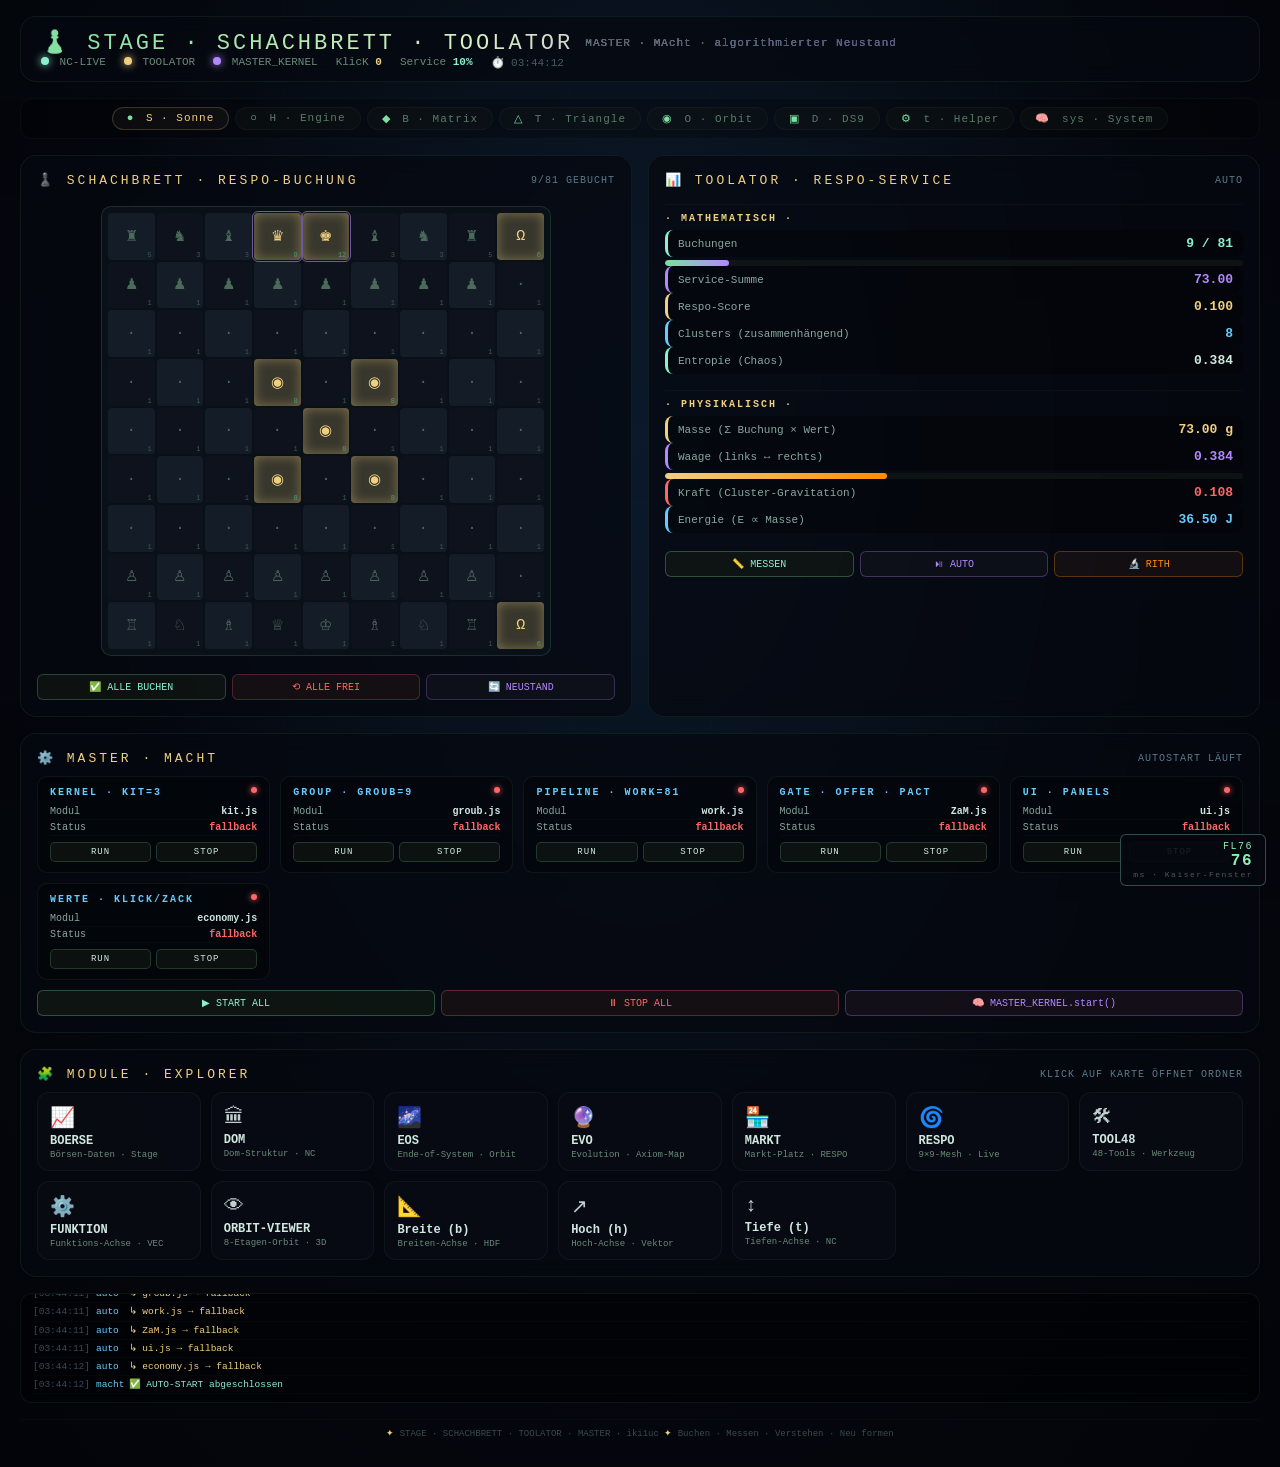
<file: b/index.html>
<!DOCTYPE html>
<html lang="de">
<head>
<meta charset="UTF-8">
<meta name="viewport" content="width=device-width,initial-scale=1">
<title>♟️ STAGE · SCHACHBRETT · TOOLATOR · MASTER · iki1uc</title>
<style>
  *{margin:0;padding:0;box-sizing:border-box;}
  :root{
    --bg:#05070e; --fg:#c0d0d0;
    --cyan:#6cf; --gold:#f0d080; --purple:#b388ff;
    --green:#8cf0d0; --red:#ff6666; --orange:#ff8c00;
    --line:rgba(120,220,150,0.08);
    --panel:rgba(6,8,16,0.75);
  }
  html,body{min-height:100%;}
  body{
    background:#05070e;
    background-image:
      radial-gradient(ellipse at 50% 30%, #0c1a2c 0%, #05070e 60%, #020409 100%);
    color:var(--fg);
    font-family:'Consolas','Courier New',monospace;
    min-height:100vh;
    overflow-x:hidden;
  }

  /* ─── 9×9 RESPO HINTERGRUND ─────────────────── */
  #respoBg{
    position:fixed; inset:0; z-index:-1;
    opacity:0.05; pointer-events:none;
    display:grid; grid-template-columns:repeat(9,1fr);
    grid-template-rows:repeat(9,1fr); gap:2px;
  }
  #respoBg div{
    background:rgba(120,220,150,0.03);
    border-radius:2px;
    transition:background .5s;
  }

  /* ─── MASTER LAYOUT ─────────────────────────── */
  #master{
    display:flex; flex-direction:column;
    min-height:100vh;
    padding:16px 20px 20px;
    max-width:1500px; margin:0 auto;
    gap:16px;
  }

  /* ─── HEADER / COMMANDER ───────────────────── */
  #commander{
    display:flex; flex-wrap:wrap;
    justify-content:space-between; align-items:center;
    padding:12px 20px;
    background:var(--panel);
    backdrop-filter:blur(10px);
    border-radius:16px;
    border:1px solid var(--line);
  }
  #commander .brand{
    font-size:22px; font-weight:300; letter-spacing:3px;
    background:linear-gradient(135deg,#7ee0a0,#d8f0c0,#b388ff);
    -webkit-background-clip:text; -webkit-text-fill-color:transparent;
    display:flex; align-items:center; gap:12px;
  }
  #commander .brand small{
    font-size:11px; -webkit-text-fill-color:#4a5a6a;
    letter-spacing:1px;
  }
  .commander-status{
    display:flex; gap:18px; font-size:11px;
    color:#6a8a7a; flex-wrap:wrap;
  }
  .commander-status .led{
    display:inline-block; width:8px; height:8px;
    border-radius:50%; margin-right:4px;
  }
  .led.green{ background:#8cf0d0; box-shadow:0 0 8px #8cf0d0; }
  .led.gold{ background:#f0d080; box-shadow:0 0 8px #f0d080; }
  .led.purple{ background:#b388ff; box-shadow:0 0 8px #b388ff; }
  .led.off{ background:#2a3a3a; }
  .led.pulse{ animation:pulse 1.4s infinite; }
  @keyframes pulse{0%,100%{opacity:.4}50%{opacity:1}}

  /* ─── 8 RICHTUNGEN ─────────────────────────── */
  #directions{
    display:flex; flex-wrap:wrap; gap:6px;
    padding:8px 16px;
    background:rgba(0,0,0,0.25);
    border-radius:12px;
    border:1px solid rgba(120,220,150,0.04);
    justify-content:center;
  }
  .dir-item{
    padding:4px 14px; border-radius:20px;
    font-size:11px; letter-spacing:1px;
    color:#5a7a6a;
    background:rgba(20,28,20,0.3);
    border:1px solid rgba(120,220,150,0.04);
    transition:0.2s; cursor:pointer;
  }
  .dir-item:hover{ color:#d0e8e0; }
  .dir-item.active{
    color:#f0d080;
    border-color:rgba(240,208,128,0.2);
    background:rgba(240,208,128,0.04);
  }
  .dir-item .sym{ color:#7ee0a0; margin-right:4px; }

  /* ─── WORKSPACE: SCHACHBRETT + TOOLATOR ────── */
  #workspace{
    display:grid;
    grid-template-columns:1fr 1fr;
    gap:16px;
  }
  @media (max-width:1000px){
    #workspace{ grid-template-columns:1fr; }
  }

  .box{
    background:var(--panel);
    backdrop-filter:blur(10px);
    border:1px solid var(--line);
    border-radius:16px;
    padding:16px;
  }
  .box h2{
    font-size:13px; font-weight:400; letter-spacing:3px;
    color:var(--gold); margin-bottom:10px;
    text-transform:uppercase;
    display:flex; justify-content:space-between; align-items:center;
  }
  .box h2 .badge{
    font-size:10px; color:#5a7a8a; font-weight:400;
    letter-spacing:1px;
  }

  /* ─── SCHACHBRETT ──────────────────────────── */
  #chessWrap{
    display:flex; justify-content:center; align-items:center;
    padding:8px 0;
  }
  #chess{
    display:grid;
    grid-template-columns:repeat(9,1fr);
    grid-template-rows:repeat(9,1fr);
    gap:2px;
    width:100%;
    max-width:450px;
    aspect-ratio:1;
    background:#0a1018;
    padding:6px;
    border-radius:10px;
    border:1px solid rgba(120,220,150,0.15);
  }
  .cell{
    background:rgba(20,28,20,0.4);
    border-radius:4px;
    display:flex;
    align-items:center;
    justify-content:center;
    font-size:15px;
    color:#4a6a5a;
    cursor:pointer;
    transition:all 0.2s cubic-bezier(.2,.9,.25,1);
    user-select:none;
    position:relative;
  }
  .cell:hover{
    background:rgba(120,220,150,0.12);
    transform:scale(1.05);
    z-index:2;
  }
  .cell.light{ background:rgba(30,40,55,0.5); }
  .cell.dark{ background:rgba(15,20,30,0.6); }
  .cell.booked{
    background:rgba(140,240,208,0.2);
    color:#8cf0d0;
    box-shadow:inset 0 0 12px rgba(140,240,208,0.3);
  }
  .cell.booked.special{
    background:rgba(240,208,128,0.2);
    color:#f0d080;
    box-shadow:inset 0 0 12px rgba(240,208,128,0.4);
  }
  .cell.cluster{
    outline:1px solid rgba(179,136,255,0.6);
    outline-offset:1px;
  }
  .cell .v{
    position:absolute;
    bottom:1px; right:3px;
    font-size:7px;
    color:#3a5a4a;
    font-family:'Consolas',monospace;
  }
  .cell.booked .v{ color:#4a9a7a; }

  /* ─── TOOLATOR (Messgerät) ─────────────────── */
  #toolator{
    display:flex; flex-direction:column; gap:10px;
  }
  .metric{
    display:flex; justify-content:space-between;
    align-items:center;
    padding:6px 10px;
    background:rgba(0,0,0,0.3);
    border-radius:8px;
    border-left:3px solid var(--green);
    font-size:11px;
  }
  .metric.purple{ border-left-color:var(--purple); }
  .metric.gold{ border-left-color:var(--gold); }
  .metric.red{ border-left-color:var(--red); }
  .metric.cyan{ border-left-color:var(--cyan); }
  .metric .lbl{ color:#8aa8a0; }
  .metric .val{
    font-weight:bold; color:#d0e8e0; font-size:13px;
  }
  .metric .val.green{ color:#8cf0d0; }
  .metric .val.purple{ color:#b388ff; }
  .metric .val.gold{ color:#f0d080; }
  .metric .val.red{ color:#ff6666; }
  .metric .val.cyan{ color:#6cf; }

  .bar{
    width:100%; height:6px;
    background:rgba(20,28,20,0.6);
    border-radius:3px; overflow:hidden;
    margin-top:3px;
  }
  .bar .fill{
    height:100%;
    background:linear-gradient(90deg,#7ee0a0,#b388ff);
    border-radius:3px; transition:width .4s;
  }
  .bar .fill.gold{
    background:linear-gradient(90deg,#f0d080,#ff8c00);
  }
  .bar .fill.cyan{
    background:linear-gradient(90deg,#6cf,#b388ff);
  }

  .toolator-section{
    margin-top:6px;
    border-top:1px solid rgba(120,220,150,0.04);
    padding-top:8px;
  }
  .toolator-section h3{
    font-size:10px; color:var(--gold);
    letter-spacing:2px; margin-bottom:6px;
    text-transform:uppercase;
  }

  /* ─── MACHT PANEL ──────────────────────────── */
  #macht{
    display:grid;
    grid-template-columns:repeat(auto-fill,minmax(200px,1fr));
    gap:10px;
  }
  .macht-card{
    background:rgba(0,0,0,0.3);
    border:1px solid rgba(120,220,150,0.08);
    border-radius:10px;
    padding:10px 12px;
    font-size:10px;
  }
  .macht-card h4{
    font-size:10px; color:var(--cyan);
    letter-spacing:2px; margin-bottom:6px;
    text-transform:uppercase;
    display:flex; justify-content:space-between;
  }
  .macht-card h4 .dot{
    display:inline-block; width:6px; height:6px;
    border-radius:50%; background:#3a3a3a;
  }
  .macht-card h4 .dot.on{
    background:#8cf0d0; box-shadow:0 0 6px #8cf0d0;
  }
  .macht-card h4 .dot.fail{
    background:#ff6666; box-shadow:0 0 6px #ff6666;
  }
  .macht-card .row{
    display:flex; justify-content:space-between;
    padding:2px 0; font-size:10px;
    border-bottom:1px solid rgba(255,255,255,0.02);
  }
  .macht-card .row .lbl{ color:#8aa8a0; }
  .macht-card .row .val{ font-weight:bold; color:#d0e8e0; }
  .macht-card .actions{
    display:flex; gap:5px; margin-top:6px;
  }
  .macht-card button{
    flex:1;
    background:rgba(20,28,20,0.6);
    border:1px solid rgba(120,220,150,0.2);
    color:#d0e8e0; padding:4px 0;
    border-radius:5px; font-size:9px;
    font-family:inherit; cursor:pointer;
    letter-spacing:1px;
  }
  .macht-card button:hover{
    border-color:#7ee0a0;
    background:rgba(120,220,150,0.1);
  }

  /* ─── MODULE LINKS ─────────────────────────── */
  #moduleList{
    display:grid;
    grid-template-columns:repeat(auto-fill,minmax(150px,1fr));
    gap:10px;
  }
  .modul-card{
    background:rgba(10,14,22,0.7);
    border:1px solid rgba(120,220,150,0.06);
    border-radius:12px;
    padding:12px 12px 10px;
    cursor:pointer;
    transition:all 0.3s;
    text-decoration:none;
    color:#c0d0d0;
    position:relative;
  }
  .modul-card:hover{
    transform:translateY(-3px);
    border-color:rgba(120,220,150,0.25);
    box-shadow:0 8px 20px rgba(0,0,0,0.5);
    background:rgba(16,22,34,0.8);
  }
  .modul-card .icon{
    font-size:20px; display:block; margin-bottom:4px;
  }
  .modul-card .name{
    font-size:12px; font-weight:600;
    color:#d0e8e0;
  }
  .modul-card .desc{
    font-size:9px; color:#6a8a7a; margin-top:2px;
  }

  /* ─── LOG ──────────────────────────────────── */
  #logBox{
    background:rgba(0,0,0,0.5);
    border-radius:12px;
    border:1px solid var(--line);
    padding:8px 12px;
    font-size:9.5px; line-height:1.6;
    color:#8ab0c0;
    max-height:110px; overflow-y:auto;
  }
  #logBox .entry{padding:1px 0;border-bottom:1px solid rgba(255,255,255,0.02);}
  #logBox .time{color:#3a4a5a;margin-right:6px;}
  #logBox .tag{color:#6cf;margin-right:4px;}
  #logBox .ok{color:#8cf0d0;}
  #logBox .warn{color:#f0d080;}
  #logBox .err{color:#ff6666;}
  #logBox .gold{color:#f0d080;font-weight:bold;}

  /* ─── FOOTER ───────────────────────────────── */
  footer{
    text-align:center;
    font-size:9px; color:#3a4a4a;
    padding:8px 16px;
    border-top:1px solid rgba(120,220,150,0.03);
  }
  footer .gold{ color:#f0d080; }

  /* ─── FL76 Monitor ─────────────────────────── */
  #fl76mon{
    position:fixed; bottom:14px; right:14px;
    padding:6px 12px;
    background:rgba(6,8,16,0.9);
    border:1px solid rgba(140,240,208,0.3);
    border-radius:6px;
    font-size:10px; letter-spacing:1.5px;
    color:#8cf0b0; z-index:12;
    text-align:right; min-width:130px;
  }
  #fl76mon .num{font-size:16px;font-weight:bold;color:#8cf0b0;}
  #fl76mon.outside{border-color:rgba(255,102,102,0.5);}
  #fl76mon.outside .num{color:#ff6666;}
  #fl76mon.edge{border-color:rgba(240,208,128,0.5);}
  #fl76mon.edge .num{color:#f0d080;}

  /* Responsive */
  @media (max-width:700px){
    #master{padding:10px;}
    #commander .brand{font-size:16px;}
    #grid, #moduleList{grid-template-columns:repeat(auto-fill,minmax(130px,1fr));}
    #chess{max-width:100%;}
    .cell{font-size:12px;}
    #fl76mon{bottom:8px;right:8px;font-size:9px;padding:4px 8px;min-width:100px;}
  }
</style>
</head>
<body>

<!-- 9×9 RESPO Hintergrund -->
<div id="respoBg"></div>

<div id="master">

  <!-- COMMANDER HEADER -->
  <header id="commander">
    <div class="brand">
      ♟️ STAGE · SCHACHBRETT · TOOLATOR
      <small>MASTER · MAcht · algorithmierter Neustand</small>
    </div>
    <div class="commander-status">
      <span><span class="led green"></span> NC‑LIVE</span>
      <span><span class="led gold pulse"></span> TOOLATOR</span>
      <span><span class="led purple"></span> MASTER_KERNEL</span>
      <span>KlicK <b id="hdrKlick" style="color:#f0d080;">0</b></span>
      <span>Service <b id="hdrService" style="color:#8cf0d0;">0%</b></span>
      <span id="hdrClock" style="color:#4a5a6a;">⏱️ --:--</span>
    </div>
  </header>

  <!-- 8 RICHTUNGEN -->
  <div id="directions">
    <span class="dir-item active" data-dir="S"><span class="sym">●</span> S · Sonne</span>
    <span class="dir-item" data-dir="H"><span class="sym">○</span> H · Engine</span>
    <span class="dir-item" data-dir="B"><span class="sym">◆</span> B · Matrix</span>
    <span class="dir-item" data-dir="T"><span class="sym">△</span> T · Triangle</span>
    <span class="dir-item" data-dir="O"><span class="sym">◉</span> O · Orbit</span>
    <span class="dir-item" data-dir="D"><span class="sym">▣</span> D · DS9</span>
    <span class="dir-item" data-dir="t"><span class="sym">⚙</span> t · Helper</span>
    <span class="dir-item" data-dir="sys"><span class="sym">🧠</span> sys · System</span>
  </div>

  <!-- WORKSPACE: SCHACHBRETT + TOOLATOR -->
  <div id="workspace">

    <!-- SCHACHBRETT -->
    <div class="box">
      <h2>
        ♟️ SCHACHBRETT · RESPO‑BUCHUNG
        <span class="badge" id="chessBadge">0/81 gebucht</span>
      </h2>
      <div id="chessWrap">
        <div id="chess"></div>
      </div>
      <div style="display:flex; gap:6px; margin-top:10px; flex-wrap:wrap;">
        <button id="btnBookAll" style="flex:1;min-width:100px;background:rgba(20,28,20,0.6);border:1px solid rgba(120,220,150,0.25);color:#8cf0d0;padding:6px;border-radius:6px;font-family:inherit;font-size:10px;cursor:pointer;">✅ ALLE BUCHEN</button>
        <button id="btnUnbookAll" style="flex:1;min-width:100px;background:rgba(30,20,20,0.6);border:1px solid rgba(255,102,102,0.25);color:#ff6666;padding:6px;border-radius:6px;font-family:inherit;font-size:10px;cursor:pointer;">⟲ ALLE FREI</button>
        <button id="btnResetChess" style="flex:1;min-width:100px;background:rgba(20,20,30,0.6);border:1px solid rgba(179,136,255,0.25);color:#b388ff;padding:6px;border-radius:6px;font-family:inherit;font-size:10px;cursor:pointer;">🔄 NEUSTAND</button>
      </div>
    </div>

    <!-- TOOLATOR -->
    <div class="box">
      <h2>
        📊 TOOLATOR · RESPO‑SERVICE
        <span class="badge" id="toolBadge">bereit</span>
      </h2>
      <div id="toolator">

        <!-- MATHEMATISCH -->
        <div class="toolator-section">
          <h3>· mathematisch ·</h3>
          <div class="metric">
            <span class="lbl">Buchungen</span>
            <span class="val green" id="t-booked">0 / 81</span>
          </div>
          <div class="bar"><div class="fill" id="t-booked-bar" style="width:0%"></div></div>

          <div class="metric purple">
            <span class="lbl">Service‑Summe</span>
            <span class="val purple" id="t-service">0.00</span>
          </div>

          <div class="metric gold">
            <span class="lbl">Respo‑Score</span>
            <span class="val gold" id="t-respo">0.00</span>
          </div>

          <div class="metric cyan">
            <span class="lbl">Clusters (zusammenhängend)</span>
            <span class="val cyan" id="t-clusters">0</span>
          </div>

          <div class="metric">
            <span class="lbl">Entropie (Chaos)</span>
            <span class="val" id="t-entropy">0.00</span>
          </div>
        </div>

        <!-- PHYSIKALISCH -->
        <div class="toolator-section">
          <h3>· physikalisch ·</h3>
          <div class="metric gold">
            <span class="lbl">Masse (Σ Buchung × Wert)</span>
            <span class="val gold" id="t-mass">0.00 g</span>
          </div>

          <div class="metric purple">
            <span class="lbl">Waage (links ↔ rechts)</span>
            <span class="val purple" id="t-balance">0.00</span>
          </div>
          <div class="bar"><div class="fill gold" id="t-balance-bar" style="width:50%"></div></div>

          <div class="metric red">
            <span class="lbl">Kraft (Cluster‑Gravitation)</span>
            <span class="val red" id="t-force">0.00</span>
          </div>

          <div class="metric cyan">
            <span class="lbl">Energie (E ∝ Masse)</span>
            <span class="val cyan" id="t-energy">0.00</span>
          </div>
        </div>

        <!-- TOOLATOR BUTTONS -->
        <div style="display:flex; gap:6px; margin-top:8px; flex-wrap:wrap;">
          <button id="btnMeasure" style="flex:1;min-width:100px;background:rgba(20,28,20,0.6);border:1px solid rgba(120,220,150,0.3);color:#8cf0d0;padding:6px;border-radius:6px;font-family:inherit;font-size:10px;cursor:pointer;">📏 MESSEN</button>
          <button id="btnAutoMeasure" style="flex:1;min-width:100px;background:rgba(20,20,30,0.6);border:1px solid rgba(179,136,255,0.3);color:#b388ff;padding:6px;border-radius:6px;font-family:inherit;font-size:10px;cursor:pointer;">⏯ AUTO</button>
          <button id="btnEvalRith" style="flex:1;min-width:100px;background:rgba(30,20,20,0.6);border:1px solid rgba(255,140,0,0.3);color:#ff8c00;padding:6px;border-radius:6px;font-family:inherit;font-size:10px;cursor:pointer;">🔬 RITH</button>
        </div>
      </div>
    </div>

  </div>

  <!-- MACHT PANEL -->
  <div class="box">
    <h2>
      ⚙️ MASTER · MACHT
      <span class="badge" id="machtBadge">autostart läuft</span>
    </h2>
    <div id="macht">
      <!-- Wird vom JS gefüllt -->
    </div>
    <div style="display:flex; gap:6px; margin-top:10px; flex-wrap:wrap;">
      <button id="btnStartAll" style="flex:1;min-width:110px;background:rgba(20,30,20,0.6);border:1px solid rgba(120,220,150,0.3);color:#8cf0d0;padding:6px;border-radius:6px;font-family:inherit;font-size:10px;cursor:pointer;">▶ START ALL</button>
      <button id="btnStopAll" style="flex:1;min-width:110px;background:rgba(30,20,20,0.6);border:1px solid rgba(255,102,102,0.3);color:#ff6666;padding:6px;border-radius:6px;font-family:inherit;font-size:10px;cursor:pointer;">⏸ STOP ALL</button>
      <button id="btnMasterKernel" style="flex:1;min-width:110px;background:rgba(30,20,30,0.6);border:1px solid rgba(179,136,255,0.3);color:#b388ff;padding:6px;border-radius:6px;font-family:inherit;font-size:10px;cursor:pointer;">🧠 MASTER_KERNEL.start()</button>
    </div>
  </div>

  <!-- MODULE LINKS -->
  <div class="box">
    <h2>
      🧩 MODULE · EXPLORER
      <span class="badge">klick auf Karte öffnet Ordner</span>
    </h2>
    <div id="moduleList">
      <!-- Wird vom JS gefüllt -->
    </div>
  </div>

  <!-- LOG -->
  <div id="logBox">
    <div class="entry"><span class="time">[init]</span><span class="tag">stage</span><span class="ok">STAGE · SCHACHBRETT · TOOLATOR geladen</span></div>
  </div>

  <footer>
    <span class="gold">✦</span> STAGE · SCHACHBRETT · TOOLATOR · MASTER · iki1uc
    <span class="gold">✦</span> Buchen · Messen · Verstehen · Neu formen
  </footer>
</div>

<!-- FL76 Monitor -->
<div id="fl76mon">
  <div>FL76</div>
  <div class="num" id="fl76num">76</div>
  <div style="font-size:8px;color:#4a5a5a;">ms · Kaiser‑Fenster</div>
</div>

<script>
"use strict";
// ═══════════════════════════════════════════════════════════════════
// STAGE · SCHACHBRETT · TOOLATOR · MASTER · iki1uc
// Das Schachbrett als buchbares Respo-System.
// Der Toolator misst mathematisch und physikalisch.
// MASTER_KERNEL orchestriert mit Fallback.
// ═══════════════════════════════════════════════════════════════════

// ─── 1. KONSTANTEN ─────────────────────────────────────────────
const N = 9;                       // 9×9 Schachbrett
const PIECE_VALUES = {              // Figurenwerte
  ' ': 1,   // leeres Feld = Basis-Service
  '·': 1,
  '♟': 1,   // Bauer
  '♞': 3,   // Springer
  '♝': 3,   // Läufer
  '♜': 5,   // Turm
  '♛': 9,   // Dame
  '♚': 12,  // König
  'Ω': 6,   // Omega (Spezial)
  '◉': 8,   // Respo-Kern
};

// Symbolisches Ausgangsbrett (wie im ORT-Penthouse-Design)
const BOARD_SEED = [
  ['♜','♞','♝','♛','♚','♝','♞','♜','Ω'],
  ['♟','♟','♟','♟','♟','♟','♟','♟','·'],
  ['·','·','·','·','·','·','·','·','·'],
  ['·','·','·','◉','·','◉','·','·','·'],
  ['·','·','·','·','◉','·','·','·','·'],
  ['·','·','·','◉','·','◉','·','·','·'],
  ['·','·','·','·','·','·','·','·','·'],
  ['♙','♙','♙','♙','♙','♙','♙','♙','·'],
  ['♖','♘','♗','♕','♔','♗','♘','♖','Ω'],
];

// ─── 2. STATE ──────────────────────────────────────────────────
const S = {
  booked: Array(N*N).fill(false),
  seed: BOARD_SEED,
  autoMeasure: true,
  measureTimer: null,
  tick: 0,
  klick: 0,
  // Metriken
  bookedCount: 0,
  serviceSum: 0,
  respo: 0,
  clusters: 0,
  entropy: 0,
  mass: 0,
  balance: 0,
  force: 0,
  energy: 0,
  // FL76
  flRaw: 76, flSmooth: 76,
  fps: 0, frameCount: 0, lastFpsT: 0, lastFrameT: 0,
  // Module
  mods: {},
  autoChain: [],
};

// ─── 3. MODULE-DEFINITION ─────────────────────────────────────
const MODULES = [
  { id:'kit',     name:'kit.js',     label:'KERNEL · KIT=3',      global:'KIT' },
  { id:'groub',   name:'groub.js',   label:'GROUP · GROUB=9',     global:'GROUB' },
  { id:'work',    name:'work.js',    label:'PIPELINE · WORK=81',  global:'WORK' },
  { id:'zam',     name:'ZaM.js',     label:'GATE · OFFER · PACT', global:'ZaM' },
  { id:'ui',      name:'ui.js',      label:'UI · PANELS',         global:'UI' },
  { id:'economy', name:'economy.js', label:'WERTE · KlicK/ZacK',  global:'ECONOMY' },
];

// Ordner-Module (Links)
const FOLDERS = [
  { id:'BOERSE',   icon:'📈', name:'BOERSE',   desc:'Börsen-Daten · Stage',   path:'./BOERSE/index.html' },
  { id:'DOM',      icon:'🏛', name:'DOM',      desc:'Dom-Struktur · NC',       path:'./DOM/index.html' },
  { id:'EOS',      icon:'🌌', name:'EOS',      desc:'Ende-of-System · Orbit',  path:'./EOS/index.html' },
  { id:'EVO',      icon:'🔮', name:'EVO',      desc:'Evolution · Axiom-Map',   path:'./EVO/index.html' },
  { id:'MARKT',    icon:'🏪', name:'MARKT',    desc:'Markt-Platz · RESPO',     path:'./MARKT/index.html' },
  { id:'respo',    icon:'🌀', name:'RESPO',    desc:'9×9-Mesh · Live',         path:'./respo/index.html' },
  { id:'tool48',   icon:'🛠', name:'TOOL48',   desc:'48-Tools · Werkzeug',     path:'./tool48/index.html' },
  { id:'funktion', icon:'⚙️', name:'FUNKTION', desc:'Funktions-Achse · VEC',   path:'./funktion/index.html' },
  { id:'orbit',    icon:'👁', name:'ORBIT-VIEWER', desc:'8-Etagen-Orbit · 3D',  path:'./etage-8-orbit-viewer/index.html' },
  { id:'b',        icon:'📐', name:'Breite (b)', desc:'Breiten-Achse · HDF',   path:'./b/index.html' },
  { id:'h',        icon:'↗',  name:'Hoch (h)',   desc:'Hoch-Achse · Vektor',   path:'./h/index.html' },
  { id:'t',        icon:'↕',  name:'Tiefe (t)',  desc:'Tiefen-Achse · NC',     path:'./t/index.html' },
];

// ─── 4. TOOLATOR: MATHEMATIK ──────────────────────────────────
function pieceValue(ch){ return PIECE_VALUES[ch] || 1; }

// Union-Find für Cluster-Erkennung
function computeClusters(){
  const parent = {};
  const find = (x) => parent[x] === x ? x : (parent[x] = find(parent[x]));
  const union = (a,b) => {
    const ra = find(a), rb = find(b);
    if (ra !== rb) parent[ra] = rb;
  };
  const idx = (r,c) => r*N + c;

  for(let r=0;r<N;r++) for(let c=0;c<N;c++) parent[idx(r,c)] = idx(r,c);

  for(let r=0;r<N;r++){
    for(let c=0;c<N;c++){
      if (!S.booked[idx(r,c)]) continue;
      // Nachbar rechts
      if (c+1 < N && S.booked[idx(r,c+1)]) union(idx(r,c), idx(r,c+1));
      // Nachbar unten
      if (r+1 < N && S.booked[idx(r+1,c)]) union(idx(r,c), idx(r+1,c));
    }
  }

  const groups = {};
  for(let r=0;r<N;r++) for(let c=0;c<N;c++){
    if (!S.booked[idx(r,c)]) continue;
    const root = find(idx(r,c));
    (groups[root] = groups[root] || []).push(idx(r,c));
  }
  return Object.values(groups);
}

// Entropie: -Σ p·log(p), p = gebucht/total pro Zeile
function computeEntropy(){
  let entropy = 0;
  for(let r=0;r<N;r++){
    let booked = 0;
    for(let c=0;c<N;c++) if (S.booked[r*N+c]) booked++;
    const p = booked / N;
    if (p > 0 && p < 1) entropy -= p * Math.log2(p) + (1-p) * Math.log2(1-p);
  }
  return entropy / N; // normalisiert 0..1
}

// Waage: linke Hälfte vs rechte Hälfte
function computeBalance(){
  let left = 0, right = 0;
  for(let r=0;r<N;r++){
    for(let c=0;c<N;c++){
      if (!S.booked[r*N+c]) continue;
      const v = pieceValue(S.seed[r][c]);
      if (c < N/2) left += v;
      else right += v;
    }
  }
  const total = left + right || 1;
  return { left, right, ratio: right / total }; // 0 = links, 1 = rechts
}

// Kraft: Cluster-Gravitation (Summe der paarweisen Kräfte in Clustern)
function computeForce(clusters){
  let force = 0;
  clusters.forEach(cl => {
    if (cl.length < 2) return;
    // Für jeden Cluster: alle Paare → Kraft ~ m1*m2/d² (d = Abstand)
    for(let i=0;i<cl.length;i++){
      for(let j=i+1;j<cl.length;j++){
        const ra = Math.floor(cl[i]/N), ca = cl[i]%N;
        const rb = Math.floor(cl[j]/N), cb = cl[j]%N;
        const d2 = (ra-rb)**2 + (ca-cb)**2;
        if (d2 === 0) continue;
        const ma = pieceValue(S.seed[ra][ca]);
        const mb = pieceValue(S.seed[rb][cb]);
        force += (ma * mb) / d2;
      }
    }
  });
  return force * 0.001; // Skalierung
}

// ─── 5. TOOLATOR: BERECHNEN ───────────────────────────────────
function measure(){
  let booked = 0, mass = 0;
  for(let i=0;i<N*N;i++){
    if (!S.booked[i]) continue;
    booked++;
    const r = Math.floor(i/N), c = i % N;
    mass += pieceValue(S.seed[r][c]);
  }
  const clusters = computeClusters();
  const entropy = computeEntropy();
  const balance = computeBalance();
  const force = computeForce(clusters);

  S.bookedCount = booked;
  S.mass = mass;
  S.serviceSum = mass;
  S.respo = mass / (81 * 9);       // Normiert auf Maximum (81 Felder × 9)
  S.clusters = clusters.length;
  S.entropy = entropy;
  S.balance = balance.ratio;
  S.force = force;
  S.energy = mass * 0.5;           // E ∝ m (metaphorisch)

  renderToolator(clusters);
  document.getElementById('chessBadge').textContent = `${booked}/81 gebucht`;
  document.getElementById('hdrService').textContent = (S.respo * 100).toFixed(0) + '%';
  document.getElementById('toolBadge').textContent = S.autoMeasure ? 'auto' : 'bereit';
  document.getElementById('hdrKlick').textContent = S.klick;
}

// ─── 6. RENDER: TOOLATOR ──────────────────────────────────────
function renderToolator(clusters){
  document.getElementById('t-booked').textContent = `${S.bookedCount} / 81`;
  document.getElementById('t-booked-bar').style.width = (S.bookedCount / 81 * 100) + '%';
  document.getElementById('t-service').textContent = S.serviceSum.toFixed(2);
  document.getElementById('t-respo').textContent = S.respo.toFixed(3);
  document.getElementById('t-clusters').textContent = S.clusters;
  document.getElementById('t-entropy').textContent = S.entropy.toFixed(3);
  document.getElementById('t-mass').textContent = S.mass.toFixed(2) + ' g';
  document.getElementById('t-balance').textContent = S.balance.toFixed(3);
  document.getElementById('t-balance-bar').style.width = (S.balance * 100) + '%';
  document.getElementById('t-force').textContent = S.force.toFixed(3);
  document.getElementById('t-energy').textContent = S.energy.toFixed(2) + ' J';

  // Cluster-Outline auf dem Brett
  const clusterCells = new Set();
  clusters.forEach(cl => {
    if (cl.length >= 2) cl.forEach(i => clusterCells.add(i));
  });
  document.querySelectorAll('.cell').forEach(el => {
    const i = parseInt(el.dataset.idx, 10);
    el.classList.toggle('cluster', clusterCells.has(i));
  });
}

// ─── 7. RENDER: SCHACHBRETT ──────────────────────────────────
function buildChess(){
  const chess = document.getElementById('chess');
  chess.innerHTML = '';
  for(let r=0;r<N;r++){
    for(let c=0;c<N;c++){
      const i = r*N + c;
      const piece = S.seed[r][c];
      const isLight = (r+c) % 2 === 0;
      const cell = document.createElement('div');
      cell.className = 'cell ' + (isLight ? 'light' : 'dark');
      if (S.booked[i]) cell.classList.add('booked');
      if (piece === 'Ω' || piece === '◉' || piece === '♚' || piece === '♛') cell.classList.add('special');
      cell.dataset.idx = i;
      cell.dataset.r = r;
      cell.dataset.c = c;
      cell.title = `${piece} · Wert ${pieceValue(piece)}`;
      cell.innerHTML = `${piece === ' ' ? '·' : piece}<span class="v">${pieceValue(piece)}</span>`;
      cell.addEventListener('click', () => toggleCell(i));
      chess.appendChild(cell);
    }
  }
}

function toggleCell(i){
  S.booked[i] = !S.booked[i];
  S.klick++;
  const cell = document.querySelector(`.cell[data-idx="${i}"]`);
  if (cell){
    cell.classList.toggle('booked', S.booked[i]);
    // kleine Animation
    cell.style.transform = 'scale(1.2)';
    setTimeout(()=>{ cell.style.transform = ''; }, 150);
  }
  measure();
}

// ─── 8. SCHACHBRETT-BUTTONS ──────────────────────────────────
document.getElementById('btnBookAll').addEventListener('click', () => {
  S.booked.fill(true);
  buildChess();
  measure();
  log('♟️ Alle Zellen gebucht', 'chess', 'gold');
});
document.getElementById('btnUnbookAll').addEventListener('click', () => {
  S.booked.fill(false);
  buildChess();
  measure();
  log('⟲ Alle Zellen freigegeben', 'chess', 'warn');
});
document.getElementById('btnResetChess').addEventListener('click', () => {
  // NEUSTAND: Würfel aus ursprünglichem Seed neu buchen (die Ω, ◉, ♚, ♛, ♜, ♞, ♝)
  S.booked.fill(false);
  for(let r=0;r<N;r++){
    for(let c=0;c<N;c++){
      const p = S.seed[r][c];
      if (p === 'Ω' || p === '◉' || p === '♚' || p === '♛') {
        S.booked[r*N+c] = true;
      }
    }
  }
  buildChess();
  measure();
  log('🔄 NEUSTAND · Kernfiguren gebucht', 'chess', 'ok');
});

// ─── 9. TOOLATOR BUTTONS ─────────────────────────────────────
document.getElementById('btnMeasure').addEventListener('click', () => {
  measure();
  log(`📏 Messung · Service=${S.serviceSum.toFixed(2)} · Respo=${S.respo.toFixed(3)} · Cluster=${S.clusters}`, 'toolator', 'ok');
});

document.getElementById('btnAutoMeasure').addEventListener('click', (e) => {
  S.autoMeasure = !S.autoMeasure;
  e.currentTarget.textContent = S.autoMeasure ? '⏯ AUTO' : '▶ AUTO';
  e.currentTarget.style.color = S.autoMeasure ? '#b388ff' : '#8cf0d0';
  if (S.autoMeasure) startAutoMeasure(); else stopAutoMeasure();
  log(`Toolator AUTO ${S.autoMeasure ? 'an' : 'aus'}`, 'toolator', 'warn');
});

document.getElementById('btnEvalRith').addEventListener('click', () => {
  // RITH-Eval auf Basis der aktuellen Buchungen
  const res = evaluateRith();
  log(`🔬 RITH · level=${res.rith} · score=${res.score} · emotion=${res.emotion}`, 'rith', 'ok');
  document.getElementById('toolBadge').textContent = `rith ${res.rith}`;
});

// Einfache RITH-Eval (aus rith.engine.js nachempfunden)
function evaluateRith(){
  const total = 81;
  const booked = S.bookedCount;
  const clusters = S.clusters;
  const entropy = S.entropy;
  const score = Math.round((booked/total) * 60 + (clusters / 12) * 40);
  let rith = 0;
  if (booked > 0) rith++;
  if (clusters > 0) rith++;
  if (S.respo > 0.3) rith++;
  if (S.respo > 0.6 && entropy < 0.7) rith++;
  const emotion = score >= 70 ? 'FREUDE' : score >= 40 ? 'NEUTRAL' : 'MÜDE';
  return { rith, score, emotion };
}

function startAutoMeasure(){
  if (S.measureTimer) return;
  S.measureTimer = setInterval(() => {
    if (!S.autoMeasure) return;
    // Nur die Cluster/Dynamik neu berechnen (nicht die Buchung)
    const clusters = computeClusters();
    const entropy = computeEntropy();
    const balance = computeBalance();
    const force = computeForce(clusters);
    S.clusters = clusters.length;
    S.entropy = entropy;
    S.balance = balance.ratio;
    S.force = force;
    renderToolator(clusters);
  }, 800);
}
function stopAutoMeasure(){
  if (S.measureTimer) { clearInterval(S.measureTimer); S.measureTimer = null; }
}

// ─── 10. MODULE (MASTER · MACHT) ─────────────────────────────
function makeFallback(id){
  return {
    __fallback:true, id,
    init(){ return true; },
    run(){ return { ok:false, reason:'fallback' }; },
    stop(){ return true; },
    state(){ return { id, present:false }; },
  };
}

function detectModules(){
  MODULES.forEach(m => {
    const obj = window[m.global];
    const present = !!(obj && (typeof obj === 'object' || typeof obj === 'function'));
    S.mods[m.id] = {
      present,
      api: present ? obj : makeFallback(m.id),
    };
  });
}

function renderMacht(){
  const box = document.getElementById('macht');
  box.innerHTML = '';
  MODULES.forEach(m => {
    const mod = S.mods[m.id];
    const present = mod?.present;
    const div = document.createElement('div');
    div.className = 'macht-card';
    div.innerHTML = `
      <h4><span>${m.label}</span><span class="dot ${present ? 'on' : 'fail'}"></span></h4>
      <div class="row"><span class="lbl">Modul</span><span class="val">${m.name}</span></div>
      <div class="row"><span class="lbl">Status</span><span class="val" style="color:${present ? '#8cf0d0' : '#ff6666'};">${present ? 'ok' : 'fallback'}</span></div>
      <div class="actions">
        <button data-mod="${m.id}" data-act="run">RUN</button>
        <button data-mod="${m.id}" data-act="stop">STOP</button>
      </div>
    `;
    box.appendChild(div);
  });
  box.querySelectorAll('button').forEach(btn => {
    btn.addEventListener('click', () => {
      const id = btn.dataset.mod, act = btn.dataset.act;
      const api = S.mods[id]?.api;
      if (act === 'run'){
        try { if (api?.run) api.run(); else if (api?.start) api.start(); log(`▶ ${id} · RUN`, 'macht', 'ok'); }
        catch(e){ log(`✗ ${id} · ${e.message}`, 'macht', 'err'); }
      } else {
        try { if (api?.stop) api.stop(); log(`⏸ ${id} · STOP`, 'macht', 'warn'); }
        catch(e){ log(`✗ ${id} · ${e.message}`, 'macht', 'err'); }
      }
    });
  });
}

// Auto-Start-Kette: KIT → GROUB → WORK → ZAM → UI → ECONOMY
const CHAIN = ['kit', 'groub', 'work', 'zam', 'ui', 'economy'];

function autoStart(){
  log('▶ AUTO-START · Kette beginnt', 'macht', 'gold');
  CHAIN.forEach((id, idx) => {
    setTimeout(() => {
      const m = S.mods[id];
      const mod = MODULES.find(x => x.id === id);
      try {
        if (m?.api?.init) m.api.init();
        else if (m?.api?.start) m.api.start();
        S.autoChain.push({ id, ok:true });
        log(`  ↳ ${mod.name} → ${m.present ? 'geladen' : 'fallback'}`, 'auto', m.present ? 'ok' : 'warn');
        renderMacht();
      } catch(e){
        S.autoChain.push({ id, ok:false });
        log(`  ✗ ${mod.name} · ${e.message}`, 'auto', 'err');
      }
    }, idx * 180);
  });
  setTimeout(() => log('✅ AUTO-START abgeschlossen', 'macht', 'ok'), CHAIN.length * 180 + 200);
}

// ─── 11. MODULE-LINKS ────────────────────────────────────────
function renderFolders(){
  const box = document.getElementById('moduleList');
  box.innerHTML = '';
  FOLDERS.forEach(f => {
    const a = document.createElement('a');
    a.className = 'modul-card';
    a.href = f.path;
    a.innerHTML = `
      <span class="icon">${f.icon}</span>
      <div class="name">${f.name}</div>
      <div class="desc">${f.desc}</div>
    `;
    box.appendChild(a);
  });
}

// ─── 12. RENDER: 8 RICHTUNGEN ────────────────────────────────
document.querySelectorAll('.dir-item').forEach(el => {
  el.addEventListener('click', () => {
    document.querySelectorAll('.dir-item').forEach(d => d.classList.remove('active'));
    el.classList.add('active');
    log(`🧭 Richtung: ${el.dataset.dir} aktiviert (Spinnwebe)`, 'dir', 'gold');
    // Kleine Wirkung auf das Brett: Buchung in dieser Richtung togglen
    applyDirection(el.dataset.dir);
  });
});

function applyDirection(dir){
  // Jede Richtung ist eine Achse im Schachbrett
  // Bucht einen Streifen in dieser Richtung
  const toBook = [];
  switch(dir){
    case 'S': // Sonne → alles buchen
      for(let i=0;i<N*N;i++) S.booked[i] = true;
      break;
    case 'H': // Engine → mittlere Zeile
      for(let c=0;c<N;c++) toBook.push(4*N + c);
      break;
    case 'B': // Matrix → mittlere Spalte
      for(let r=0;r<N;r++) toBook.push(r*N + 4);
      break;
    case 'T': // Triangle → Diagonale
      for(let i=0;i<N;i++) toBook.push(i*N + i);
      break;
    case 'O': // Orbit → Kreis um Zentrum
      for(let r=2;r<7;r++) for(let c=2;c<7;c++) toBook.push(r*N + c);
      break;
    case 'D': // DS9 → 4 Ecken
      toBook.push(0, N-1, (N-1)*N, N*N-1);
      break;
    case 't': // Helper → zufällige 10 Felder
      for(let i=0;i<10;i++) toBook.push(Math.floor(Math.random()*N*N));
      break;
    case 'sys': // System → Kernfiguren (Seed)
      for(let r=0;r<N;r++) for(let c=0;c<N;c++){
        const p = S.seed[r][c];
        if (p === 'Ω' || p === '◉' || p === '♚' || p === '♛') toBook.push(r*N + c);
      }
      break;
  }
  if (dir === 'S'){
    // S = alle
    buildChess();
  } else {
    toBook.forEach(i => { S.booked[i] = true; });
    buildChess();
  }
  measure();
}

// ─── 13. MASTER_KERNEL ────────────────────────────────────────
const MASTER_KERNEL = {
  init:  () => S.mods.kit?.api?.init?.(),
  build: () => ({ matrix: S.booked.slice() }),
  send:  (m) => { /* Broadcast der Matrix */ broadcast('mk:matrix', m); },
  pipe:  () => { /* Pipeline */ },
  orbit: () => S.mods.zam?.api?.orbit?.(),
  ui:    () => S.mods.ui?.api?.init?.(),
  eco:   () => { /* Eco connect */ },
  work:  () => S.mods.work?.api?.start?.(),
  groub: () => S.mods.groub?.api?.start?.(),
  start(){
    this.init();
    const matrix = this.build();
    this.send(matrix);
    this.work();
    this.groub();
    this.ui();
    this.eco();
    this.orbit();
    log('🧠 MASTER_KERNEL.start() · volle Kette ausgeführt', 'kernel', 'gold');
    return matrix;
  }
};
window.MASTER_KERNEL = MASTER_KERNEL;

document.getElementById('btnMasterKernel').addEventListener('click', () => MASTER_KERNEL.start());
document.getElementById('btnStartAll').addEventListener('click', () => {
  CHAIN.forEach(id => { try { S.mods[id]?.api?.run?.() || S.mods[id]?.api?.start?.(); } catch(_){} });
  log('▶ START ALL', 'macht', 'gold');
});
document.getElementById('btnStopAll').addEventListener('click', () => {
  CHAIN.forEach(id => { try { S.mods[id]?.api?.stop?.(); } catch(_){} });
  log('⏸ STOP ALL', 'macht', 'warn');
});

// ─── 14. BROADCAST ───────────────────────────────────────────
let BC = null;
try { BC = new BroadcastChannel('iki1uc-orbit'); } catch(_){}
function broadcast(type, payload){
  if (BC) { try { BC.postMessage({ type, from:'STAGE-TOOLATOR', payload, ts:Date.now() }); } catch(_){} }
}

// ─── 15. 9×9 RESPO Hintergrund ───────────────────────────────
function initRespoBg(){
  const bg = document.getElementById('respoBg');
  for(let i=0;i<81;i++){
    const c = document.createElement('div');
    c.dataset.idx = i;
    bg.appendChild(c);
  }
}
function animateRespoBg(){
  const now = performance.now() * 0.001;
  document.querySelectorAll('#respoBg div').forEach((cell,i) => {
    const val = 0.3 + 0.7 * (0.5 + 0.5 * Math.sin(i * 0.2 + now * 0.3 + Math.sin(i * 0.05 + now * 0.2)));
    const alpha = 0.02 + val * 0.08;
    cell.style.background = `rgba(120, 220, 150, ${alpha})`;
  });
  requestAnimationFrame(animateRespoBg);
}

// ─── 16. FL76 Monitor ────────────────────────────────────────
function tickFl76(now){
  S.frameCount++;
  if (now - S.lastFpsT > 1000){
    S.fps = S.frameCount;
    S.frameCount = 0;
    S.lastFpsT = now;
  }
  if (S.lastFrameT > 0){
    S.flRaw = now - S.lastFrameT;
    S.flSmooth = S.flSmooth * 0.88 + S.flRaw * 0.12;
  }
  S.lastFrameT = now;
  const fl = Math.round(S.flSmooth);
  const mon = document.getElementById('fl76mon');
  document.getElementById('fl76num').textContent = fl;
  if (fl >= 60 && fl <= 90) mon.className = '';
  else if (fl < 40 || fl > 120) mon.className = 'outside';
  else mon.className = 'edge';
  requestAnimationFrame(tickFl76);
}

// ─── 17. LOG ──────────────────────────────────────────────────
function log(msg, tag = 'stage', type = ''){
  const box = document.getElementById('logBox');
  const entry = document.createElement('div');
  entry.className = 'entry';
  const t = new Date().toLocaleTimeString('de-DE');
  entry.innerHTML = `<span class="time">[${t}]</span><span class="tag">${tag}</span><span class="${type}">${msg}</span>`;
  box.appendChild(entry);
  box.scrollTop = box.scrollHeight;
  while (box.children.length > 80) box.removeChild(box.firstChild);
}

// ─── 18. CLOCK ────────────────────────────────────────────────
function clock(){
  document.getElementById('hdrClock').textContent = '⏱️ ' + new Date().toLocaleTimeString('de-DE');
}
setInterval(clock, 1000); clock();

// ─── 19. KEYBOARD ─────────────────────────────────────────────
document.addEventListener('keydown', e => {
  if (e.target.tagName === 'INPUT') return;
  // 1-8 für Richtungen
  const dirMap = { '1':'S', '2':'H', '3':'B', '4':'T', '5':'O', '6':'D', '7':'t', '8':'sys' };
  if (e.key in dirMap) {
    const el = document.querySelector(`.dir-item[data-dir="${dirMap[e.key]}"]`);
    if (el) el.click();
  }
  // M = Messen
  if (e.key === 'm' || e.key === 'M') document.getElementById('btnMeasure').click();
  // Leertaste = KlicK (eine zufällige Zelle togglen)
  if (e.key === ' '){
    e.preventDefault();
    const i = Math.floor(Math.random() * N * N);
    toggleCell(i);
  }
});

// ─── 20. INIT ─────────────────────────────────────────────────
function init(){
  // Respo-Hintergrund
  initRespoBg();
  animateRespoBg();

  // Schachbrett: Kernfiguren sind initial gebucht
  for(let r=0;r<N;r++){
    for(let c=0;c<N;c++){
      const p = S.seed[r][c];
      if (p === 'Ω' || p === '◉' || p === '♚' || p === '♛') {
        S.booked[r*N+c] = true;
      }
    }
  }
  buildChess();
  measure();
  startAutoMeasure();

  // Module erkennen + rendern
  detectModules();
  renderMacht();
  renderFolders();

  // Auto-Start
  autoStart();

  // FL76
  S.lastFpsT = performance.now();
  requestAnimationFrame(tickFl76);

  log('♟️ STAGE · SCHACHBRETT · TOOLATOR bereit', 'init', 'gold');
  log('Buchen · Messen · Verstehen', 'init', 'ok');
  log('MASTER_KERNEL · window.MASTER_KERNEL.start()', 'init', 'gold');
}

if (document.readyState === 'loading'){
  document.addEventListener('DOMContentLoaded', init);
} else {
  init();
}
</script>
</body>
</html>
</file>
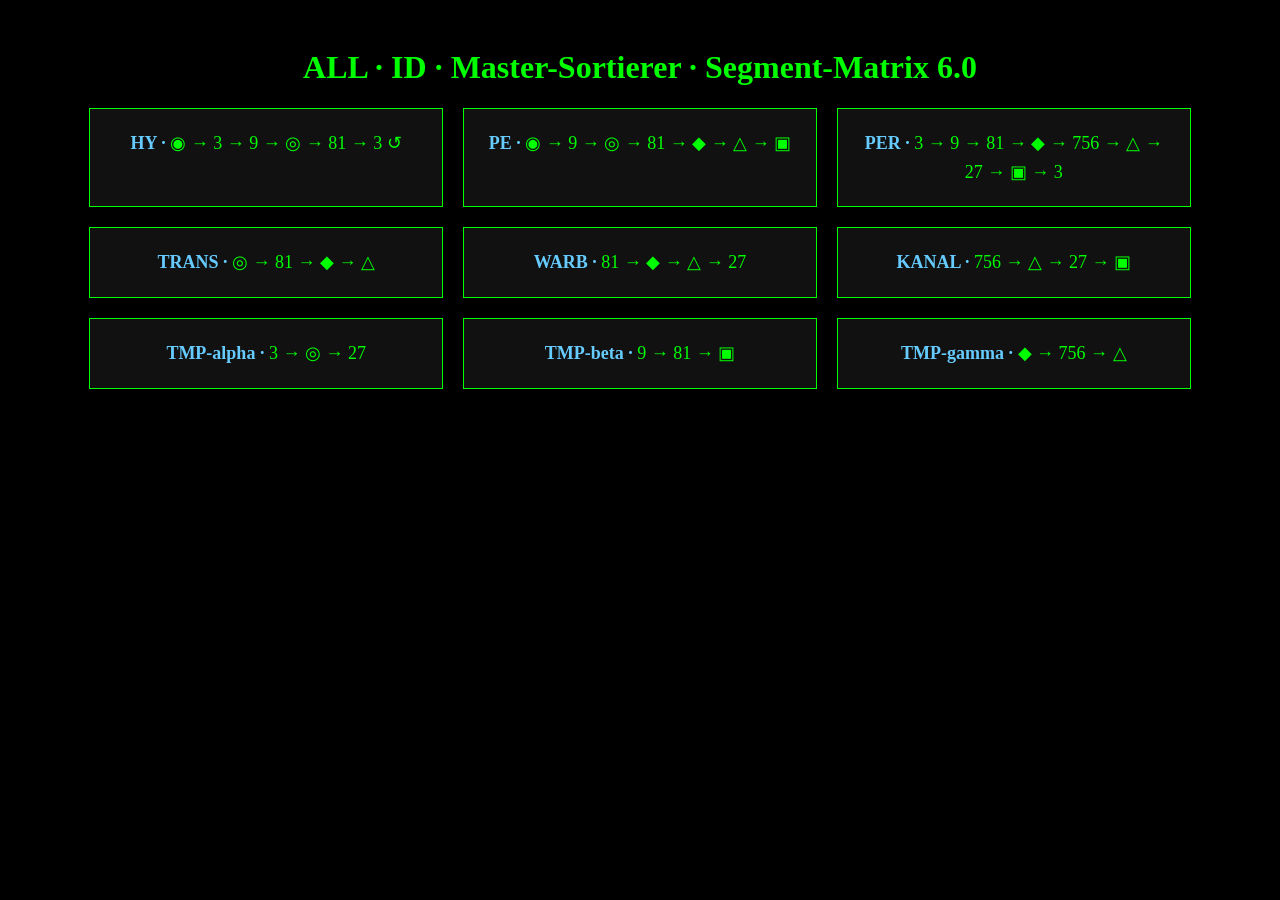
<file: ID.html>
<!DOCTYPE html>
<html lang="de">
<head>
<meta charset="UTF-8">
<title>ALL · ID · Master-Sortierer · Segment-Matrix 6.0</title>

<style>
  body {
    background:#000;
    color:#0f0;
    font-family:Consolas;
    padding:20px;
    text-align:center;
  }

  #iki1uc-id.segment-matrix {
    display:grid;
    grid-template-columns:repeat(3, 1fr);
    gap:20px;
    width:90%;
    margin:auto;
  }

  .seg {
    border:1px solid #0f0;
    padding:20px;
    background:#111;
    font-size:18px;
    line-height:1.6;
  }

  .seg[data-type]::before {
    content: attr(data-type) " · ";
    color:#6cf;
    font-weight:bold;
  }
</style>
</head>

<body>

<h1>ALL · ID · Master-Sortierer · Segment-Matrix 6.0</h1>

<div id="iki1uc-id" class="segment-matrix">

  <div class="seg" data-type="HY">
    ◉ → 3 → 9 → ◎ → 81 → 3 ↺
  </div>

  <div class="seg" data-type="PE">
    ◉ → 9 → ◎ → 81 → ◆ → △ → ▣
  </div>

  <div class="seg" data-type="PER">
    3 → 9 → 81 → ◆ → 756 → △ → 27 → ▣ → 3
  </div>

  <div class="seg" data-type="TRANS">
    ◎ → 81 → ◆ → △
  </div>

  <div class="seg" data-type="WARB">
    81 → ◆ → △ → 27
  </div>

  <div class="seg" data-type="KANAL">
    756 → △ → 27 → ▣
  </div>

  <div class="seg" data-type="TMP-alpha">
    3 → ◎ → 27
  </div>

  <div class="seg" data-type="TMP-beta">
    9 → 81 → ▣
  </div>

  <div class="seg" data-type="TMP-gamma">
    ◆ → 756 → △
  </div>

</div>

</body>
</html>
</file>
